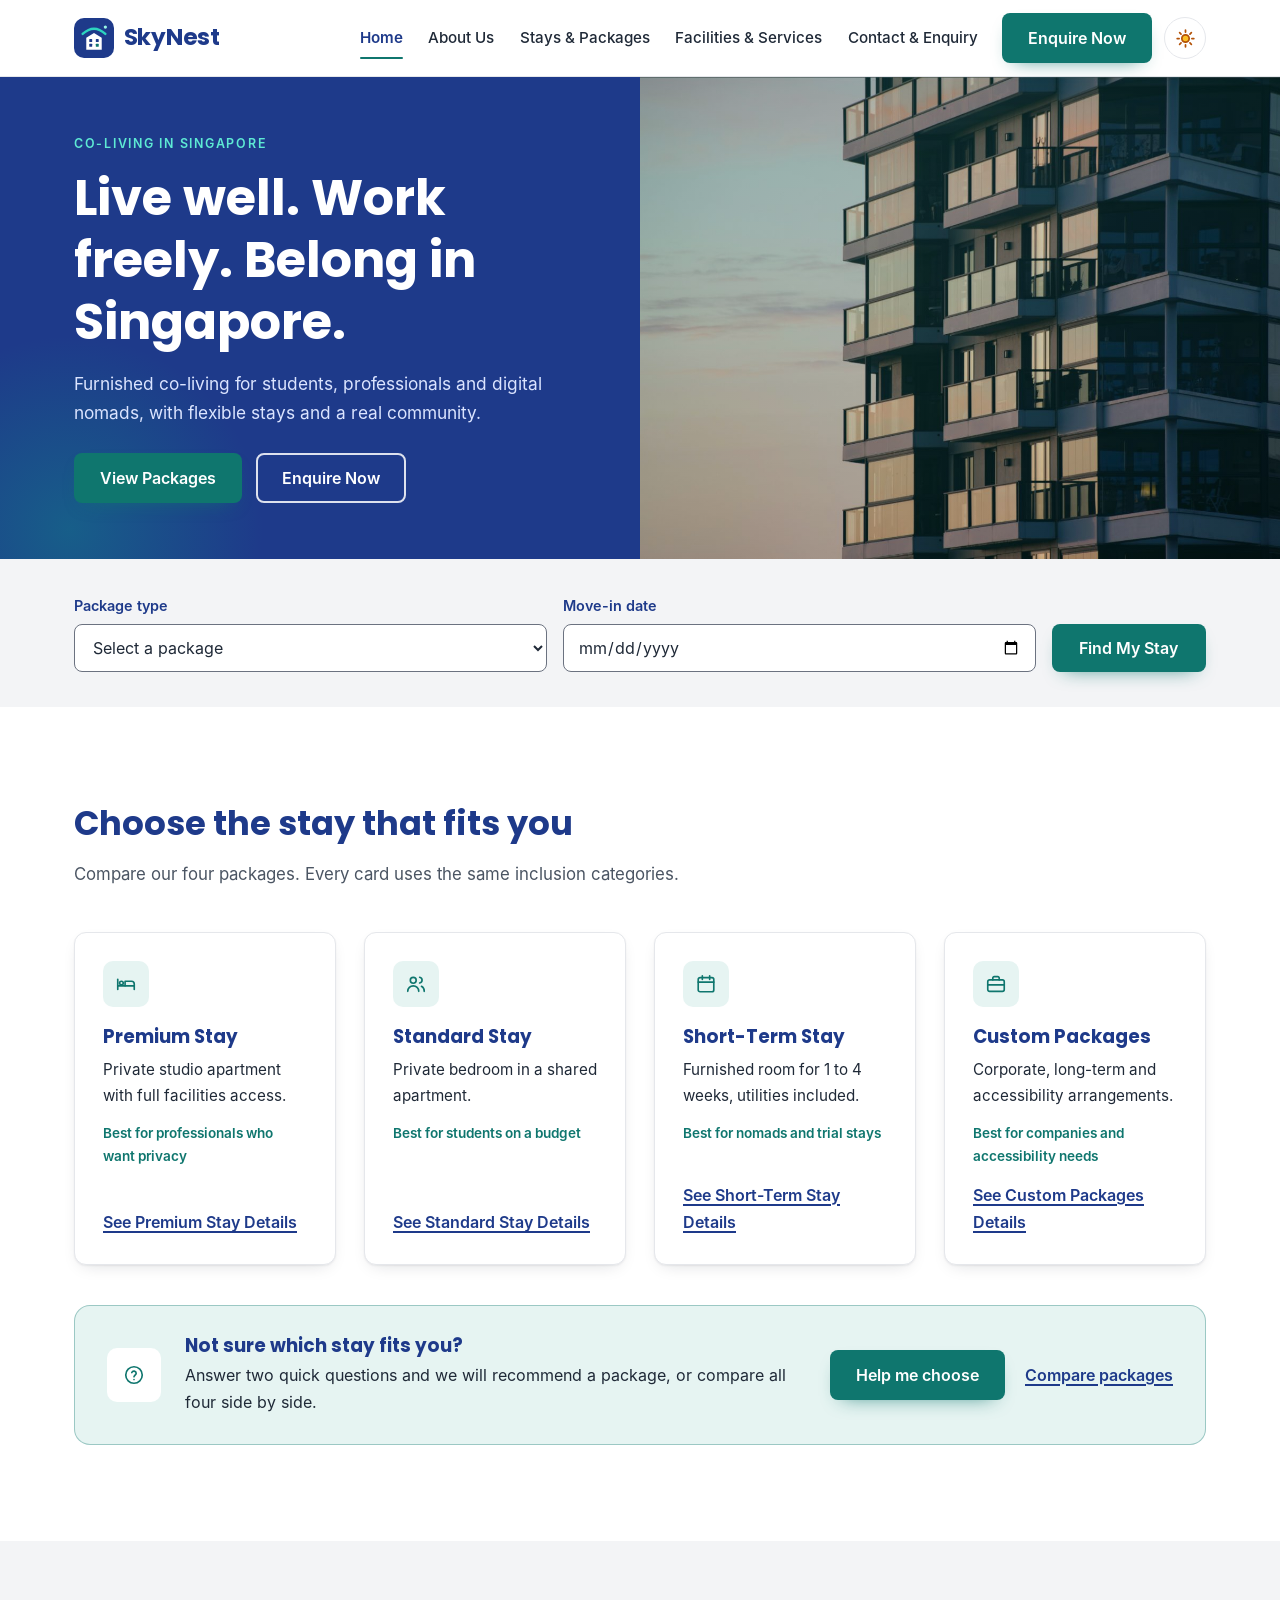
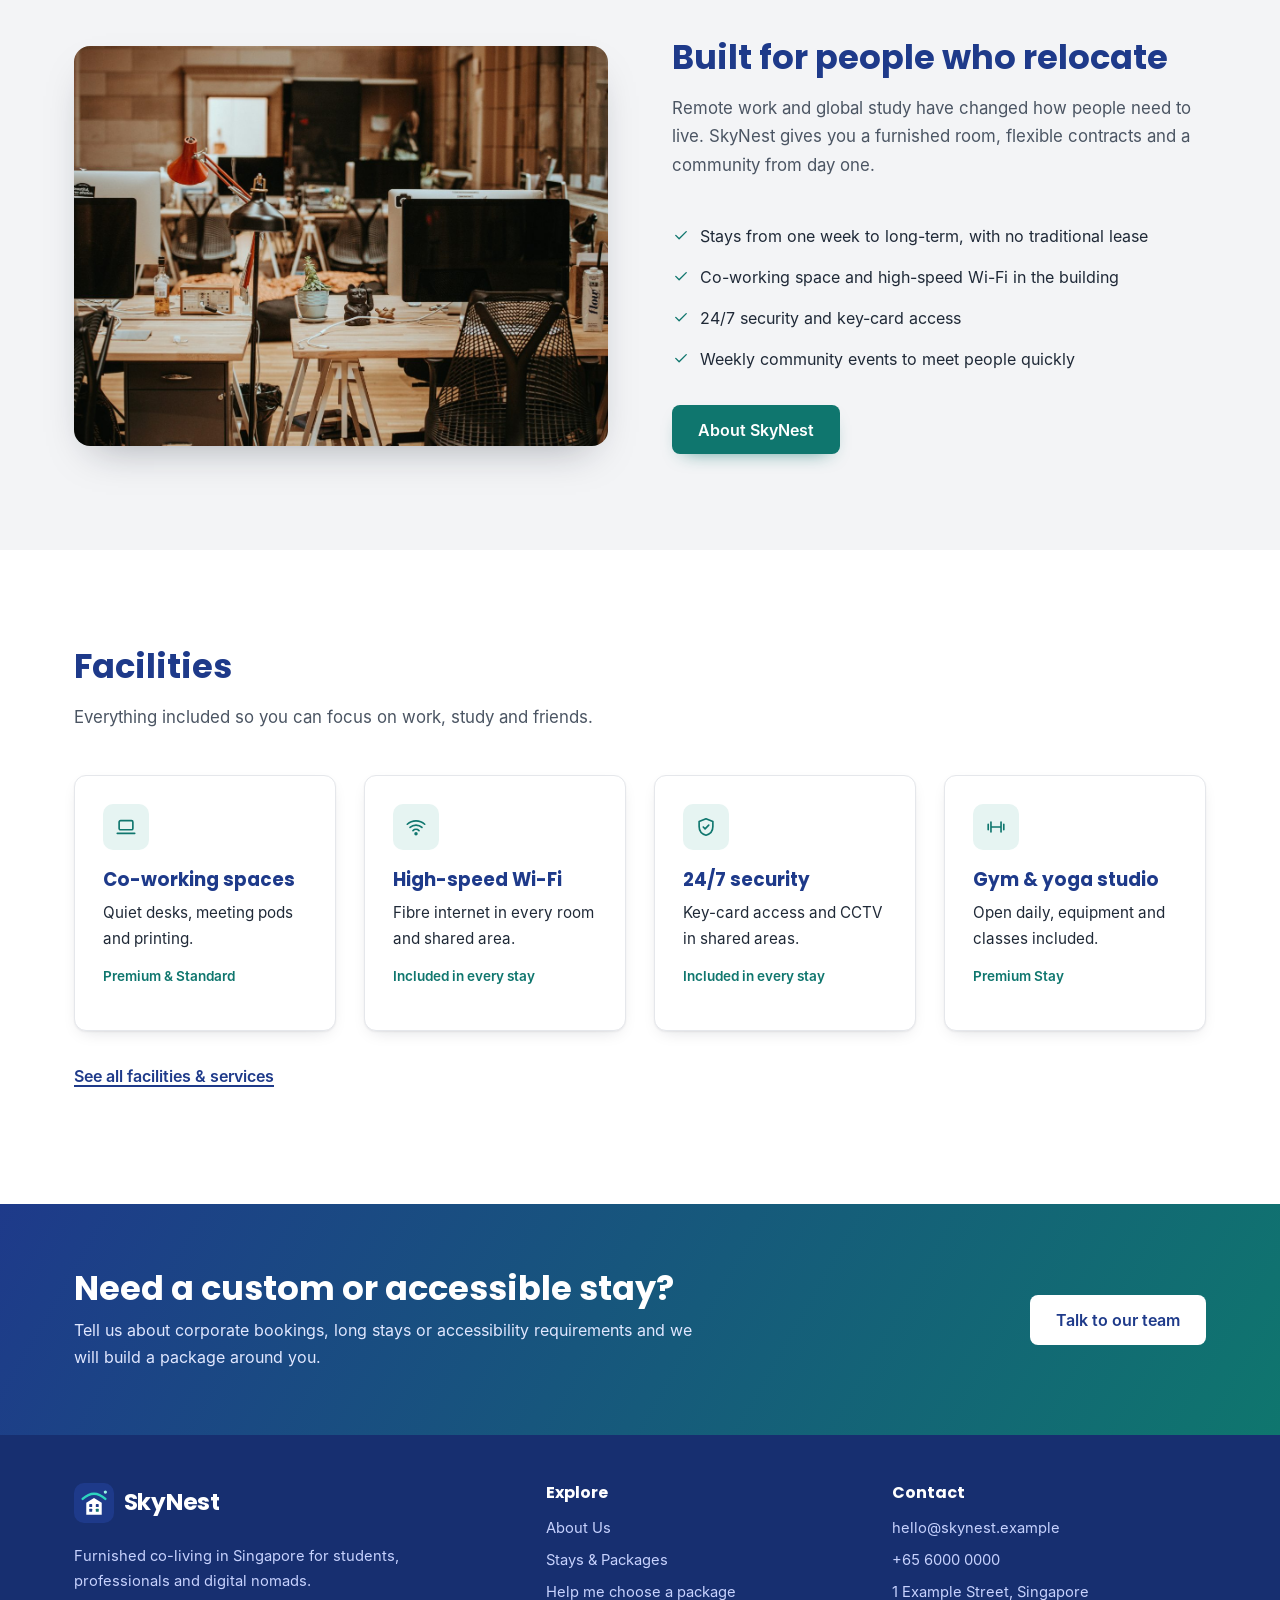
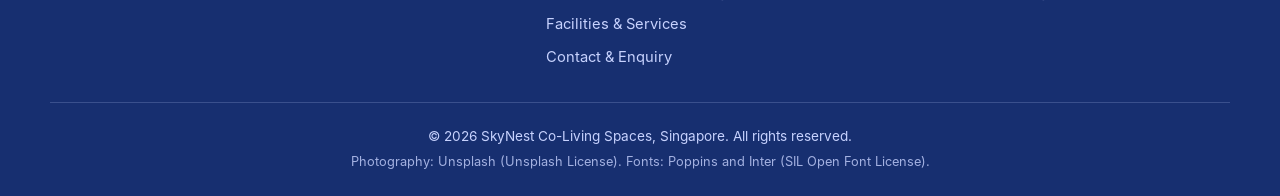
<file: index.html>
<!DOCTYPE html>
<html lang="en" data-theme="light">
<head>
<meta charset="UTF-8">
<meta name="viewport" content="width=device-width, initial-scale=1.0">
<title>Home | SkyNest Co-Living Spaces, Singapore</title>
<meta name="description" content="SkyNest Co-Living Spaces offers flexible short-term and long-term co-living accommodation for young professionals, digital nomads and international students in Singapore.">
<meta name="theme-color" content="#1e3a8a">
<link rel="icon" href="images/favicon.svg" type="image/svg+xml">
<script>
  /* Apply the saved or system theme before the page is drawn, so dark-mode visitors never see a white flash. */
  (function () {
    var saved = null;
    try { saved = localStorage.getItem('skynest-theme'); } catch (e) {}
    var prefersDark = window.matchMedia && window.matchMedia('(prefers-color-scheme: dark)').matches;
    document.documentElement.setAttribute('data-theme', saved || (prefersDark ? 'dark' : 'light'));
    document.documentElement.classList.add('js');
  })();
</script>
<link rel="stylesheet" href="css/styles.css">
</head>
<body>

<div class="scroll-progress" id="scrollProgress" aria-hidden="true"></div>
<a class="skip-link" href="#main-content">Skip to main content</a>

<header class="site-header" id="siteHeader">
  <div class="header-inner wrapper">
    <a href="index.html" class="logo" aria-label="SkyNest Co-Living Spaces home">
      <svg class="logo-mark" viewBox="0 0 44 44" aria-hidden="true" focusable="false">
        <rect width="44" height="44" rx="11" fill="#1e3a8a"/>
        <path class="logo-arc" d="M9.5 17.5 Q22 6 34.5 17.5" fill="none" stroke="#2dd4bf" stroke-width="2.6" stroke-linecap="round"/>
        <circle class="logo-star" cx="34.5" cy="10" r="1.8" fill="#99f6e4"/>
        <path d="M13.5 35V21.8L22 16.4l8.5 5.4V35z" fill="#ffffff"/>
        <rect x="16.8" y="23.2" width="3.2" height="3.2" rx="0.6" fill="#1e3a8a"/>
        <rect x="24" y="23.2" width="3.2" height="3.2" rx="0.6" fill="#1e3a8a"/>
        <rect x="16.8" y="28.4" width="3.2" height="3.2" rx="0.6" fill="#1e3a8a"/>
        <rect x="24" y="28.4" width="3.2" height="3.2" rx="0.6" fill="#0f766e"/>
      </svg>
      <span class="logo-name">SkyNest</span>
    </a>

    <nav class="primary-nav" id="primaryNav" aria-label="Primary">
      <ul>
          <li><a href="index.html" aria-current="page" class="is-current">Home</a></li>
          <li><a href="about.html">About Us</a></li>
          <li><a href="packages.html">Stays &amp; Packages</a></li>
          <li><a href="facilities.html">Facilities &amp; Services</a></li>
          <li><a href="contact.html">Contact &amp; Enquiry</a></li>
      </ul>
    </nav>

    <div class="header-actions">
      <a href="contact.html" class="btn btn-primary btn-enquire">Enquire Now</a>
      <button class="theme-toggle" id="themeToggle" type="button" aria-label="Switch to dark mode" aria-pressed="false">
        <svg class="icon-sun" viewBox="0 0 24 24" aria-hidden="true" focusable="false"><circle cx="12" cy="12" r="4.2"/><g class="sun-rays"><path d="M12 2.5v2.2M12 19.3v2.2M2.5 12h2.2M19.3 12h2.2M5.3 5.3l1.6 1.6M17.1 17.1l1.6 1.6M5.3 18.7l1.6-1.6M17.1 6.9l1.6-1.6"/></g></svg>
        <svg class="icon-moon" viewBox="0 0 24 24" aria-hidden="true" focusable="false"><path d="M20.5 14.6A8.6 8.6 0 0 1 9.4 3.5a8.6 8.6 0 1 0 11.1 11.1z"/></svg>
      </button>
      <button class="nav-toggle" id="navToggle" type="button" aria-expanded="false" aria-controls="primaryNav">
        <span class="nav-toggle-icon" aria-hidden="true"><span></span><span></span><span></span></span>
        <span class="nav-toggle-text">Menu</span>
      </button>
    </div>
  </div>
</header>

<main id="main-content">

  <section class="hero" id="top">
    <div class="hero-text">
      <div class="hero-text-inner">
        <p class="eyebrow">Co-living in Singapore</p>
        <h1>Live well. Work freely. Belong in Singapore.</h1>
        <p class="hero-lead">Furnished co-living for students, professionals and digital nomads, with flexible stays and a real community.</p>
        <div class="hero-actions">
          <a class="btn btn-primary" href="packages.html">View Packages</a>
          <a class="btn btn-outline-light" href="contact.html">Enquire Now</a>
        </div>
      </div>
    </div>
    <div class="hero-photo">
      <img src="images/hero-building.jpg" alt="Modern SkyNest residential building with glass balconies at sunset">
    </div>
  </section>

  <section class="find-stay-section" aria-labelledby="findStayTitle">
    <div class="wrapper">
      <h2 class="visually-hidden" id="findStayTitle">Find my stay</h2>
      <form class="find-stay" id="findStayForm" action="packages.html" novalidate>
        <div class="field">
          <label for="fsPackage">Package type</label>
          <select id="fsPackage" name="package" aria-describedby="fsError">
            <option value="">Select a package</option>
              <option value="premium">Premium Stay</option>
              <option value="standard">Standard Stay</option>
              <option value="short-term">Short-Term Stay</option>
              <option value="custom">Custom Packages</option>
              <option value="help">Not sure yet: help me choose</option>
          </select>
        </div>
        <div class="field">
          <label for="fsDate">Move-in date</label>
          <input type="date" id="fsDate" name="date">
        </div>
        <button type="submit" class="btn btn-primary">Find My Stay</button>
        <p class="field-error find-stay-error" id="fsError" role="alert" hidden><svg class="ico ico-sm" viewBox="0 0 24 24" aria-hidden="true" focusable="false"><circle cx="12" cy="12" r="9"/><path d="M12 7.5v5.5M12 16.5v.01"/></svg> Please choose a package type.</p>
      </form>
    </div>
  </section>

  <section class="section" aria-labelledby="chooseTitle">
    <div class="wrapper">
      <h2 class="section-title" id="chooseTitle">Choose the stay that fits you</h2>
      <p class="section-lead">Compare our four packages. Every card uses the same inclusion categories.</p>
      <div class="card-grid card-grid-4">
        <article class="card package-card" data-reveal="up">
          <span class="icon-tile"><svg class="ico" viewBox="0 0 24 24" aria-hidden="true" focusable="false"><path d="M3 18V7"/><path d="M3 14h18v4"/><path d="M21 14v-2a3 3 0 0 0-3-3h-7v5"/><circle cx="7" cy="11" r="2"/></svg></span>
          <h3>Premium Stay</h3>
          <p>Private studio apartment with full facilities access.</p>
          <p class="best-for">Best for professionals who want privacy</p>
          <a class="text-link" href="packages.html#premium">See Premium Stay Details</a>
        </article>
        <article class="card package-card" data-reveal="up">
          <span class="icon-tile"><svg class="ico" viewBox="0 0 24 24" aria-hidden="true" focusable="false"><circle cx="9" cy="8" r="3.2"/><path d="M3 20a6 6 0 0 1 12 0"/><path d="M16 4.6a3.2 3.2 0 0 1 0 6.3"/><path d="M18 14.5a6 6 0 0 1 3 5.5"/></svg></span>
          <h3>Standard Stay</h3>
          <p>Private bedroom in a shared apartment.</p>
          <p class="best-for">Best for students on a budget</p>
          <a class="text-link" href="packages.html#standard">See Standard Stay Details</a>
        </article>
        <article class="card package-card" data-reveal="up">
          <span class="icon-tile"><svg class="ico" viewBox="0 0 24 24" aria-hidden="true" focusable="false"><rect x="3.5" y="5" width="17" height="15.5" rx="2"/><path d="M3.5 10h17M8 3v4M16 3v4"/></svg></span>
          <h3>Short-Term Stay</h3>
          <p>Furnished room for 1 to 4 weeks, utilities included.</p>
          <p class="best-for">Best for nomads and trial stays</p>
          <a class="text-link" href="packages.html#short-term">See Short-Term Stay Details</a>
        </article>
        <article class="card package-card" data-reveal="up">
          <span class="icon-tile"><svg class="ico" viewBox="0 0 24 24" aria-hidden="true" focusable="false"><rect x="3" y="7.5" width="18" height="12.5" rx="2"/><path d="M8.5 7.5V5.5a1.5 1.5 0 0 1 1.5-1.5h4a1.5 1.5 0 0 1 1.5 1.5v2"/><path d="M3 13h18"/></svg></span>
          <h3>Custom Packages</h3>
          <p>Corporate, long-term and accessibility arrangements.</p>
          <p class="best-for">Best for companies and accessibility needs</p>
          <a class="text-link" href="packages.html#custom">See Custom Packages Details</a>
        </article>
      </div>
      <div class="guide-strip" data-reveal="up">
        <span class="icon-tile"><svg class="ico" viewBox="0 0 24 24" aria-hidden="true" focusable="false"><circle cx="12" cy="12" r="9"/><path d="M9.6 9.3a2.5 2.5 0 0 1 4.8.9c0 1.7-2.4 2.2-2.4 3.8"/><path d="M12 17v.01"/></svg></span>
        <div class="guide-text">
          <h3>Not sure which stay fits you?</h3>
          <p>Answer two quick questions and we will recommend a package, or compare all four side by side.</p>
        </div>
        <div class="guide-actions">
          <a class="btn btn-primary" href="packages.html#find-my-stay">Help me choose</a>
          <a class="text-link" href="packages.html#compare">Compare packages</a>
        </div>
      </div>
    </div>
  </section>

  <section class="section section-alt" aria-labelledby="whyTitle">
    <div class="wrapper split">
      <div class="split-media" data-reveal="left">
        <img src="images/coworking.jpg" alt="Shared co-working desks with monitors and desk lamps">
      </div>
      <div data-reveal="right">
        <h2 class="section-title" id="whyTitle">Built for people who relocate</h2>
        <p class="section-lead">Remote work and global study have changed how people need to live. SkyNest gives you a furnished room, flexible contracts and a community from day one.</p>
        <ul class="check-list">
          <li><svg class="ico ico-sm" viewBox="0 0 24 24" aria-hidden="true" focusable="false"><path d="M5 12.5l4.5 4.5L19 7.5"/></svg> Stays from one week to long-term, with no traditional lease</li>
          <li><svg class="ico ico-sm" viewBox="0 0 24 24" aria-hidden="true" focusable="false"><path d="M5 12.5l4.5 4.5L19 7.5"/></svg> Co-working space and high-speed Wi-Fi in the building</li>
          <li><svg class="ico ico-sm" viewBox="0 0 24 24" aria-hidden="true" focusable="false"><path d="M5 12.5l4.5 4.5L19 7.5"/></svg> 24/7 security and key-card access</li>
          <li><svg class="ico ico-sm" viewBox="0 0 24 24" aria-hidden="true" focusable="false"><path d="M5 12.5l4.5 4.5L19 7.5"/></svg> Weekly community events to meet people quickly</li>
        </ul>
        <a class="btn btn-primary" href="about.html">About SkyNest</a>
      </div>
    </div>
  </section>

  <section class="section" aria-labelledby="facTeaserTitle">
    <div class="wrapper">
      <h2 class="section-title" id="facTeaserTitle">Facilities</h2>
      <p class="section-lead">Everything included so you can focus on work, study and friends.</p>
      <div class="card-grid card-grid-4">
        <article class="card facility-card" data-reveal="up">
          <span class="icon-tile"><svg class="ico" viewBox="0 0 24 24" aria-hidden="true" focusable="false"><rect x="4.5" y="5" width="15" height="10" rx="1.5"/><path d="M2.5 19h19"/></svg></span>
          <h3>Co-working spaces</h3>
          <p>Quiet desks, meeting pods and printing.</p>
          <p class="included">Premium &amp; Standard</p>
        </article>
        <article class="card facility-card" data-reveal="up">
          <span class="icon-tile"><svg class="ico" viewBox="0 0 24 24" aria-hidden="true" focusable="false"><path d="M2.5 9a14 14 0 0 1 19 0"/><path d="M5.5 12.5a9.5 9.5 0 0 1 13 0"/><path d="M8.7 16a4.7 4.7 0 0 1 6.6 0"/><circle cx="12" cy="19.3" r="1"/></svg></span>
          <h3>High-speed Wi-Fi</h3>
          <p>Fibre internet in every room and shared area.</p>
          <p class="included">Included in every stay</p>
        </article>
        <article class="card facility-card" data-reveal="up">
          <span class="icon-tile"><svg class="ico" viewBox="0 0 24 24" aria-hidden="true" focusable="false"><path d="M12 3l7.5 3v5.5c0 4.6-3.2 8.3-7.5 9.5-4.3-1.2-7.5-4.9-7.5-9.5V6z"/><path d="M9 12l2 2 4-4"/></svg></span>
          <h3>24/7 security</h3>
          <p>Key-card access and CCTV in shared areas.</p>
          <p class="included">Included in every stay</p>
        </article>
        <article class="card facility-card" data-reveal="up">
          <span class="icon-tile"><svg class="ico" viewBox="0 0 24 24" aria-hidden="true" focusable="false"><path d="M6.5 6.5v11M17.5 6.5v11M3.5 9v6M20.5 9v6M6.5 12h11"/></svg></span>
          <h3>Gym &amp; yoga studio</h3>
          <p>Open daily, equipment and classes included.</p>
          <p class="included">Premium Stay</p>
        </article>
      </div>
      <p class="more-link"><a class="text-link" href="facilities.html">See all facilities &amp; services</a></p>
    </div>
  </section>

  <section class="cta-band">
    <div class="wrapper cta-inner" data-reveal="up">
      <div>
        <h2>Need a custom or accessible stay?</h2>
        <p>Tell us about corporate bookings, long stays or accessibility requirements and we will build a package around you.</p>
      </div>
      <a class="btn btn-light" href="contact.html?type=custom">Talk to our team</a>
    </div>
  </section>

</main>

<footer class="site-footer">
  <div class="wrapper footer-grid">
    <div>
      <a href="index.html" class="logo logo-footer" aria-label="SkyNest Co-Living Spaces home">
      <svg class="logo-mark" viewBox="0 0 44 44" aria-hidden="true" focusable="false">
        <rect width="44" height="44" rx="11" fill="#1e3a8a"/>
        <path class="logo-arc" d="M9.5 17.5 Q22 6 34.5 17.5" fill="none" stroke="#2dd4bf" stroke-width="2.6" stroke-linecap="round"/>
        <circle class="logo-star" cx="34.5" cy="10" r="1.8" fill="#99f6e4"/>
        <path d="M13.5 35V21.8L22 16.4l8.5 5.4V35z" fill="#ffffff"/>
        <rect x="16.8" y="23.2" width="3.2" height="3.2" rx="0.6" fill="#1e3a8a"/>
        <rect x="24" y="23.2" width="3.2" height="3.2" rx="0.6" fill="#1e3a8a"/>
        <rect x="16.8" y="28.4" width="3.2" height="3.2" rx="0.6" fill="#1e3a8a"/>
        <rect x="24" y="28.4" width="3.2" height="3.2" rx="0.6" fill="#0f766e"/>
      </svg>
        <span class="logo-name">SkyNest</span>
      </a>
      <p class="footer-text">Furnished co-living in Singapore for students, professionals and digital nomads.</p>
    </div>
    <nav aria-label="Footer">
      <h2 class="footer-title">Explore</h2>
      <ul class="footer-links">
        <li><a href="about.html">About Us</a></li>
        <li><a href="packages.html">Stays &amp; Packages</a></li>
        <li><a href="packages.html#find-my-stay">Help me choose a package</a></li>
        <li><a href="facilities.html">Facilities &amp; Services</a></li>
        <li><a href="contact.html">Contact &amp; Enquiry</a></li>
      </ul>
    </nav>
    <div>
      <h2 class="footer-title">Contact</h2>
      <ul class="footer-links">
        <li>hello@skynest.example</li>
        <li>+65 6000 0000</li>
        <li>1 Example Street, Singapore</li>
      </ul>
    </div>
  </div>
  <div class="wrapper footer-bottom">
    <p>&copy; 2026 SkyNest Co-Living Spaces, Singapore. All rights reserved.</p>
    <p class="credits">Photography: Unsplash (Unsplash License). Fonts: Poppins and Inter (SIL Open Font License).</p>
  </div>
</footer>

<a href="#top" class="back-to-top" id="backToTop" aria-label="Back to top">
  <svg viewBox="0 0 24 24" aria-hidden="true" focusable="false"><path d="M12 19V5M5 12l7-7 7 7"/></svg>
</a>

<script src="js/script.js"></script>
</body>
</html>
</file>
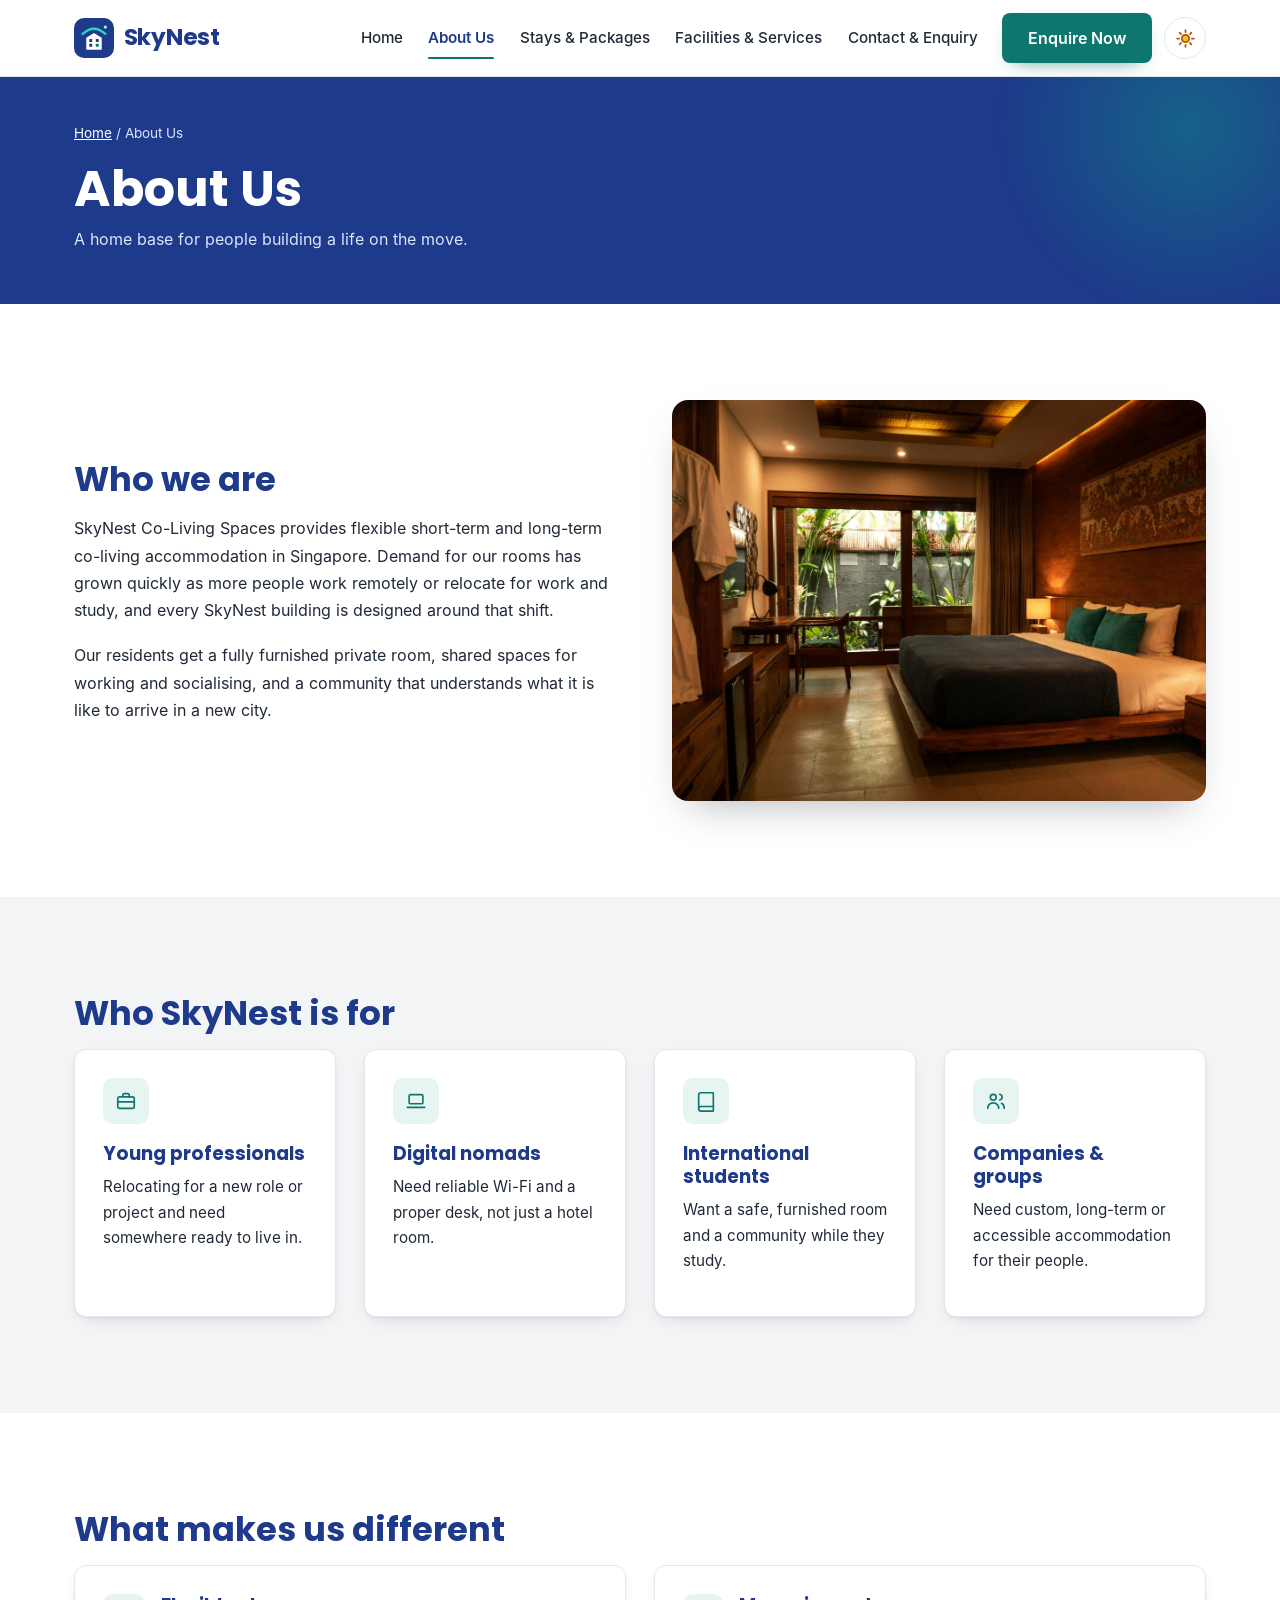
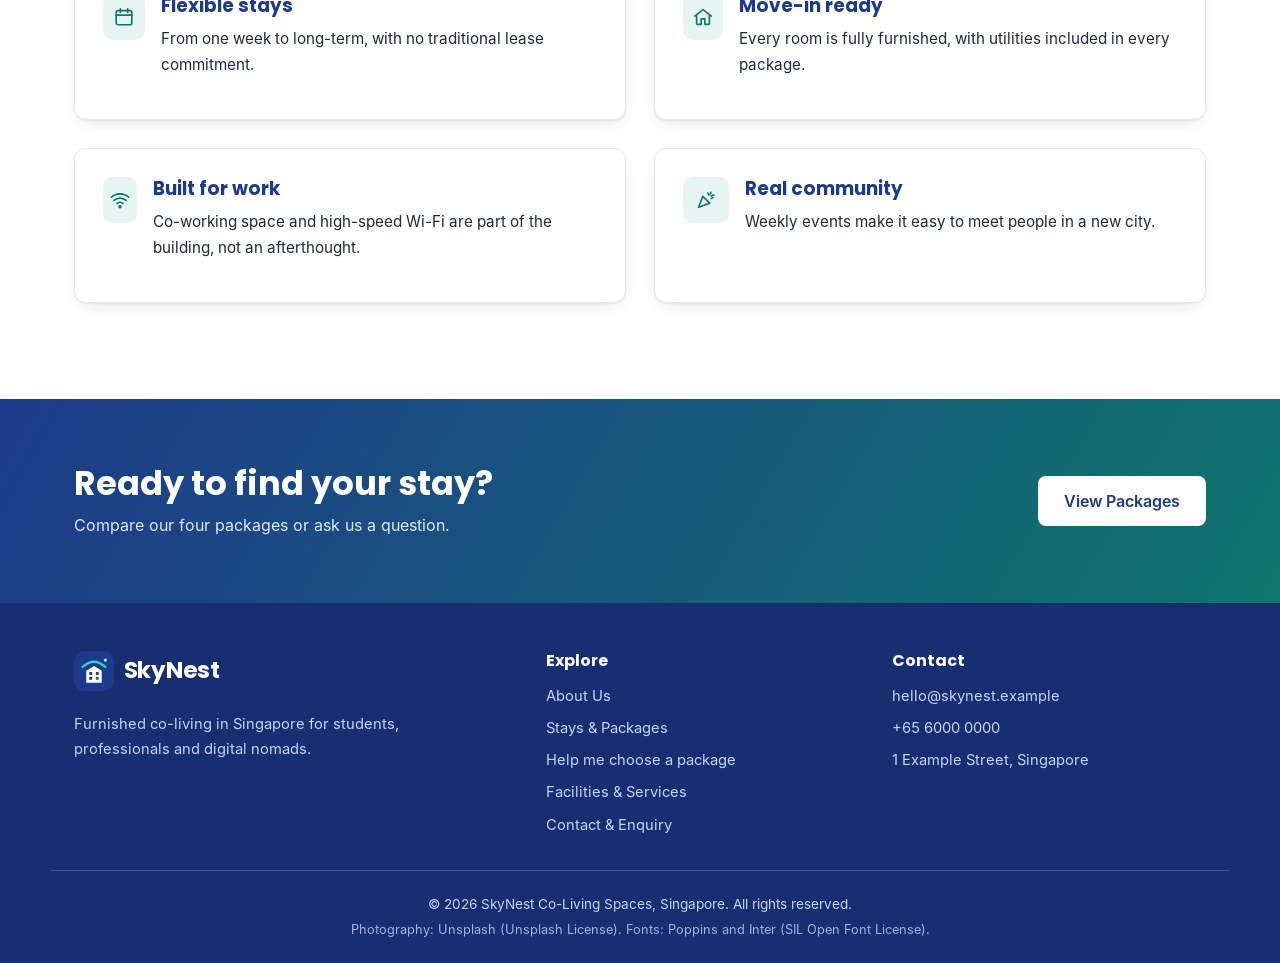
<file: about.html>
<!DOCTYPE html>
<html lang="en" data-theme="light">
<head>
<meta charset="UTF-8">
<meta name="viewport" content="width=device-width, initial-scale=1.0">
<title>About Us | SkyNest Co-Living Spaces, Singapore</title>
<meta name="description" content="About SkyNest Co-Living Spaces: who we are and who our co-living homes in Singapore are for.">
<meta name="theme-color" content="#1e3a8a">
<link rel="icon" href="images/favicon.svg" type="image/svg+xml">
<script>
  /* Apply the saved or system theme before the page is drawn, so dark-mode visitors never see a white flash. */
  (function () {
    var saved = null;
    try { saved = localStorage.getItem('skynest-theme'); } catch (e) {}
    var prefersDark = window.matchMedia && window.matchMedia('(prefers-color-scheme: dark)').matches;
    document.documentElement.setAttribute('data-theme', saved || (prefersDark ? 'dark' : 'light'));
    document.documentElement.classList.add('js');
  })();
</script>
<link rel="stylesheet" href="css/styles.css">
</head>
<body>

<div class="scroll-progress" id="scrollProgress" aria-hidden="true"></div>
<a class="skip-link" href="#main-content">Skip to main content</a>

<header class="site-header" id="siteHeader">
  <div class="header-inner wrapper">
    <a href="index.html" class="logo" aria-label="SkyNest Co-Living Spaces home">
      <svg class="logo-mark" viewBox="0 0 44 44" aria-hidden="true" focusable="false">
        <rect width="44" height="44" rx="11" fill="#1e3a8a"/>
        <path class="logo-arc" d="M9.5 17.5 Q22 6 34.5 17.5" fill="none" stroke="#2dd4bf" stroke-width="2.6" stroke-linecap="round"/>
        <circle class="logo-star" cx="34.5" cy="10" r="1.8" fill="#99f6e4"/>
        <path d="M13.5 35V21.8L22 16.4l8.5 5.4V35z" fill="#ffffff"/>
        <rect x="16.8" y="23.2" width="3.2" height="3.2" rx="0.6" fill="#1e3a8a"/>
        <rect x="24" y="23.2" width="3.2" height="3.2" rx="0.6" fill="#1e3a8a"/>
        <rect x="16.8" y="28.4" width="3.2" height="3.2" rx="0.6" fill="#1e3a8a"/>
        <rect x="24" y="28.4" width="3.2" height="3.2" rx="0.6" fill="#0f766e"/>
      </svg>
      <span class="logo-name">SkyNest</span>
    </a>

    <nav class="primary-nav" id="primaryNav" aria-label="Primary">
      <ul>
          <li><a href="index.html">Home</a></li>
          <li><a href="about.html" aria-current="page" class="is-current">About Us</a></li>
          <li><a href="packages.html">Stays &amp; Packages</a></li>
          <li><a href="facilities.html">Facilities &amp; Services</a></li>
          <li><a href="contact.html">Contact &amp; Enquiry</a></li>
      </ul>
    </nav>

    <div class="header-actions">
      <a href="contact.html" class="btn btn-primary btn-enquire">Enquire Now</a>
      <button class="theme-toggle" id="themeToggle" type="button" aria-label="Switch to dark mode" aria-pressed="false">
        <svg class="icon-sun" viewBox="0 0 24 24" aria-hidden="true" focusable="false"><circle cx="12" cy="12" r="4.2"/><g class="sun-rays"><path d="M12 2.5v2.2M12 19.3v2.2M2.5 12h2.2M19.3 12h2.2M5.3 5.3l1.6 1.6M17.1 17.1l1.6 1.6M5.3 18.7l1.6-1.6M17.1 6.9l1.6-1.6"/></g></svg>
        <svg class="icon-moon" viewBox="0 0 24 24" aria-hidden="true" focusable="false"><path d="M20.5 14.6A8.6 8.6 0 0 1 9.4 3.5a8.6 8.6 0 1 0 11.1 11.1z"/></svg>
      </button>
      <button class="nav-toggle" id="navToggle" type="button" aria-expanded="false" aria-controls="primaryNav">
        <span class="nav-toggle-icon" aria-hidden="true"><span></span><span></span><span></span></span>
        <span class="nav-toggle-text">Menu</span>
      </button>
    </div>
  </div>
</header>

  <section class="page-banner">
    <div class="wrapper">
      <nav class="breadcrumb" aria-label="Breadcrumb"><a href="index.html">Home</a> <span aria-hidden="true">/</span> <span aria-current="page">About Us</span></nav>
      <h1>About Us</h1>
      <p>A home base for people building a life on the move.</p>
    </div>
  </section>

<main id="main-content">
  <section class="section">
    <div class="wrapper split">
      <div data-reveal="left">
        <h2 class="section-title">Who we are</h2>
        <p>SkyNest Co-Living Spaces provides flexible short-term and long-term co-living accommodation in Singapore. Demand for our rooms has grown quickly as more people work remotely or relocate for work and study, and every SkyNest building is designed around that shift.</p>
        <p>Our residents get a fully furnished private room, shared spaces for working and socialising, and a community that understands what it is like to arrive in a new city.</p>
      </div>
      <div class="split-media" data-reveal="right">
        <img src="images/room-garden.jpg" alt="Furnished private bedroom with a wooden bed and garden view">
      </div>
    </div>
  </section>

  <section class="section section-alt">
    <div class="wrapper">
      <h2 class="section-title">Who SkyNest is for</h2>
      <div class="card-grid card-grid-4">
        <article class="card" data-reveal="up"><span class="icon-tile"><svg class="ico" viewBox="0 0 24 24" aria-hidden="true" focusable="false"><rect x="3" y="7.5" width="18" height="12.5" rx="2"/><path d="M8.5 7.5V5.5a1.5 1.5 0 0 1 1.5-1.5h4a1.5 1.5 0 0 1 1.5 1.5v2"/><path d="M3 13h18"/></svg></span><h3>Young professionals</h3><p>Relocating for a new role or project and need somewhere ready to live in.</p></article>
        <article class="card" data-reveal="up"><span class="icon-tile"><svg class="ico" viewBox="0 0 24 24" aria-hidden="true" focusable="false"><rect x="4.5" y="5" width="15" height="10" rx="1.5"/><path d="M2.5 19h19"/></svg></span><h3>Digital nomads</h3><p>Need reliable Wi-Fi and a proper desk, not just a hotel room.</p></article>
        <article class="card" data-reveal="up"><span class="icon-tile"><svg class="ico" viewBox="0 0 24 24" aria-hidden="true" focusable="false"><path d="M4 5.5A2.5 2.5 0 0 1 6.5 3H20v15H6.5A2.5 2.5 0 0 0 4 20.5z"/><path d="M4 20.5A2.5 2.5 0 0 0 6.5 23H20v-5"/></svg></span><h3>International students</h3><p>Want a safe, furnished room and a community while they study.</p></article>
        <article class="card" data-reveal="up"><span class="icon-tile"><svg class="ico" viewBox="0 0 24 24" aria-hidden="true" focusable="false"><circle cx="9" cy="8" r="3.2"/><path d="M3 20a6 6 0 0 1 12 0"/><path d="M16 4.6a3.2 3.2 0 0 1 0 6.3"/><path d="M18 14.5a6 6 0 0 1 3 5.5"/></svg></span><h3>Companies &amp; groups</h3><p>Need custom, long-term or accessible accommodation for their people.</p></article>
      </div>
    </div>
  </section>

  <section class="section">
    <div class="wrapper">
      <h2 class="section-title">What makes us different</h2>
      <div class="card-grid card-grid-2">
        <article class="card card-row" data-reveal="up"><span class="icon-tile"><svg class="ico" viewBox="0 0 24 24" aria-hidden="true" focusable="false"><rect x="3.5" y="5" width="17" height="15.5" rx="2"/><path d="M3.5 10h17M8 3v4M16 3v4"/></svg></span><div><h3>Flexible stays</h3><p>From one week to long-term, with no traditional lease commitment.</p></div></article>
        <article class="card card-row" data-reveal="up"><span class="icon-tile"><svg class="ico" viewBox="0 0 24 24" aria-hidden="true" focusable="false"><path d="M3 11l9-7 9 7"/><path d="M5 10v9a1 1 0 0 0 1 1h4v-6h4v6h4a1 1 0 0 0 1-1v-9"/></svg></span><div><h3>Move-in ready</h3><p>Every room is fully furnished, with utilities included in every package.</p></div></article>
        <article class="card card-row" data-reveal="up"><span class="icon-tile"><svg class="ico" viewBox="0 0 24 24" aria-hidden="true" focusable="false"><path d="M2.5 9a14 14 0 0 1 19 0"/><path d="M5.5 12.5a9.5 9.5 0 0 1 13 0"/><path d="M8.7 16a4.7 4.7 0 0 1 6.6 0"/><circle cx="12" cy="19.3" r="1"/></svg></span><div><h3>Built for work</h3><p>Co-working space and high-speed Wi-Fi are part of the building, not an afterthought.</p></div></article>
        <article class="card card-row" data-reveal="up"><span class="icon-tile"><svg class="ico" viewBox="0 0 24 24" aria-hidden="true" focusable="false"><path d="M4 20l4.5-12 7.5 7.5z"/><path d="M14 4.5l.8 1.8M19.5 9.5l-1.8.8M17.5 3.5l-1 2.5M20.5 6.5l-2.5 1"/></svg></span><div><h3>Real community</h3><p>Weekly events make it easy to meet people in a new city.</p></div></article>
      </div>
    </div>
  </section>

  <section class="cta-band">
    <div class="wrapper cta-inner" data-reveal="up">
      <div><h2>Ready to find your stay?</h2><p>Compare our four packages or ask us a question.</p></div>
      <a class="btn btn-light" href="packages.html">View Packages</a>
    </div>
  </section>
</main>

<footer class="site-footer">
  <div class="wrapper footer-grid">
    <div>
      <a href="index.html" class="logo logo-footer" aria-label="SkyNest Co-Living Spaces home">
      <svg class="logo-mark" viewBox="0 0 44 44" aria-hidden="true" focusable="false">
        <rect width="44" height="44" rx="11" fill="#1e3a8a"/>
        <path class="logo-arc" d="M9.5 17.5 Q22 6 34.5 17.5" fill="none" stroke="#2dd4bf" stroke-width="2.6" stroke-linecap="round"/>
        <circle class="logo-star" cx="34.5" cy="10" r="1.8" fill="#99f6e4"/>
        <path d="M13.5 35V21.8L22 16.4l8.5 5.4V35z" fill="#ffffff"/>
        <rect x="16.8" y="23.2" width="3.2" height="3.2" rx="0.6" fill="#1e3a8a"/>
        <rect x="24" y="23.2" width="3.2" height="3.2" rx="0.6" fill="#1e3a8a"/>
        <rect x="16.8" y="28.4" width="3.2" height="3.2" rx="0.6" fill="#1e3a8a"/>
        <rect x="24" y="28.4" width="3.2" height="3.2" rx="0.6" fill="#0f766e"/>
      </svg>
        <span class="logo-name">SkyNest</span>
      </a>
      <p class="footer-text">Furnished co-living in Singapore for students, professionals and digital nomads.</p>
    </div>
    <nav aria-label="Footer">
      <h2 class="footer-title">Explore</h2>
      <ul class="footer-links">
        <li><a href="about.html">About Us</a></li>
        <li><a href="packages.html">Stays &amp; Packages</a></li>
        <li><a href="packages.html#find-my-stay">Help me choose a package</a></li>
        <li><a href="facilities.html">Facilities &amp; Services</a></li>
        <li><a href="contact.html">Contact &amp; Enquiry</a></li>
      </ul>
    </nav>
    <div>
      <h2 class="footer-title">Contact</h2>
      <ul class="footer-links">
        <li>hello@skynest.example</li>
        <li>+65 6000 0000</li>
        <li>1 Example Street, Singapore</li>
      </ul>
    </div>
  </div>
  <div class="wrapper footer-bottom">
    <p>&copy; 2026 SkyNest Co-Living Spaces, Singapore. All rights reserved.</p>
    <p class="credits">Photography: Unsplash (Unsplash License). Fonts: Poppins and Inter (SIL Open Font License).</p>
  </div>
</footer>

<a href="#top" class="back-to-top" id="backToTop" aria-label="Back to top">
  <svg viewBox="0 0 24 24" aria-hidden="true" focusable="false"><path d="M12 19V5M5 12l7-7 7 7"/></svg>
</a>

<script src="js/script.js"></script>
</body>
</html>
</file>
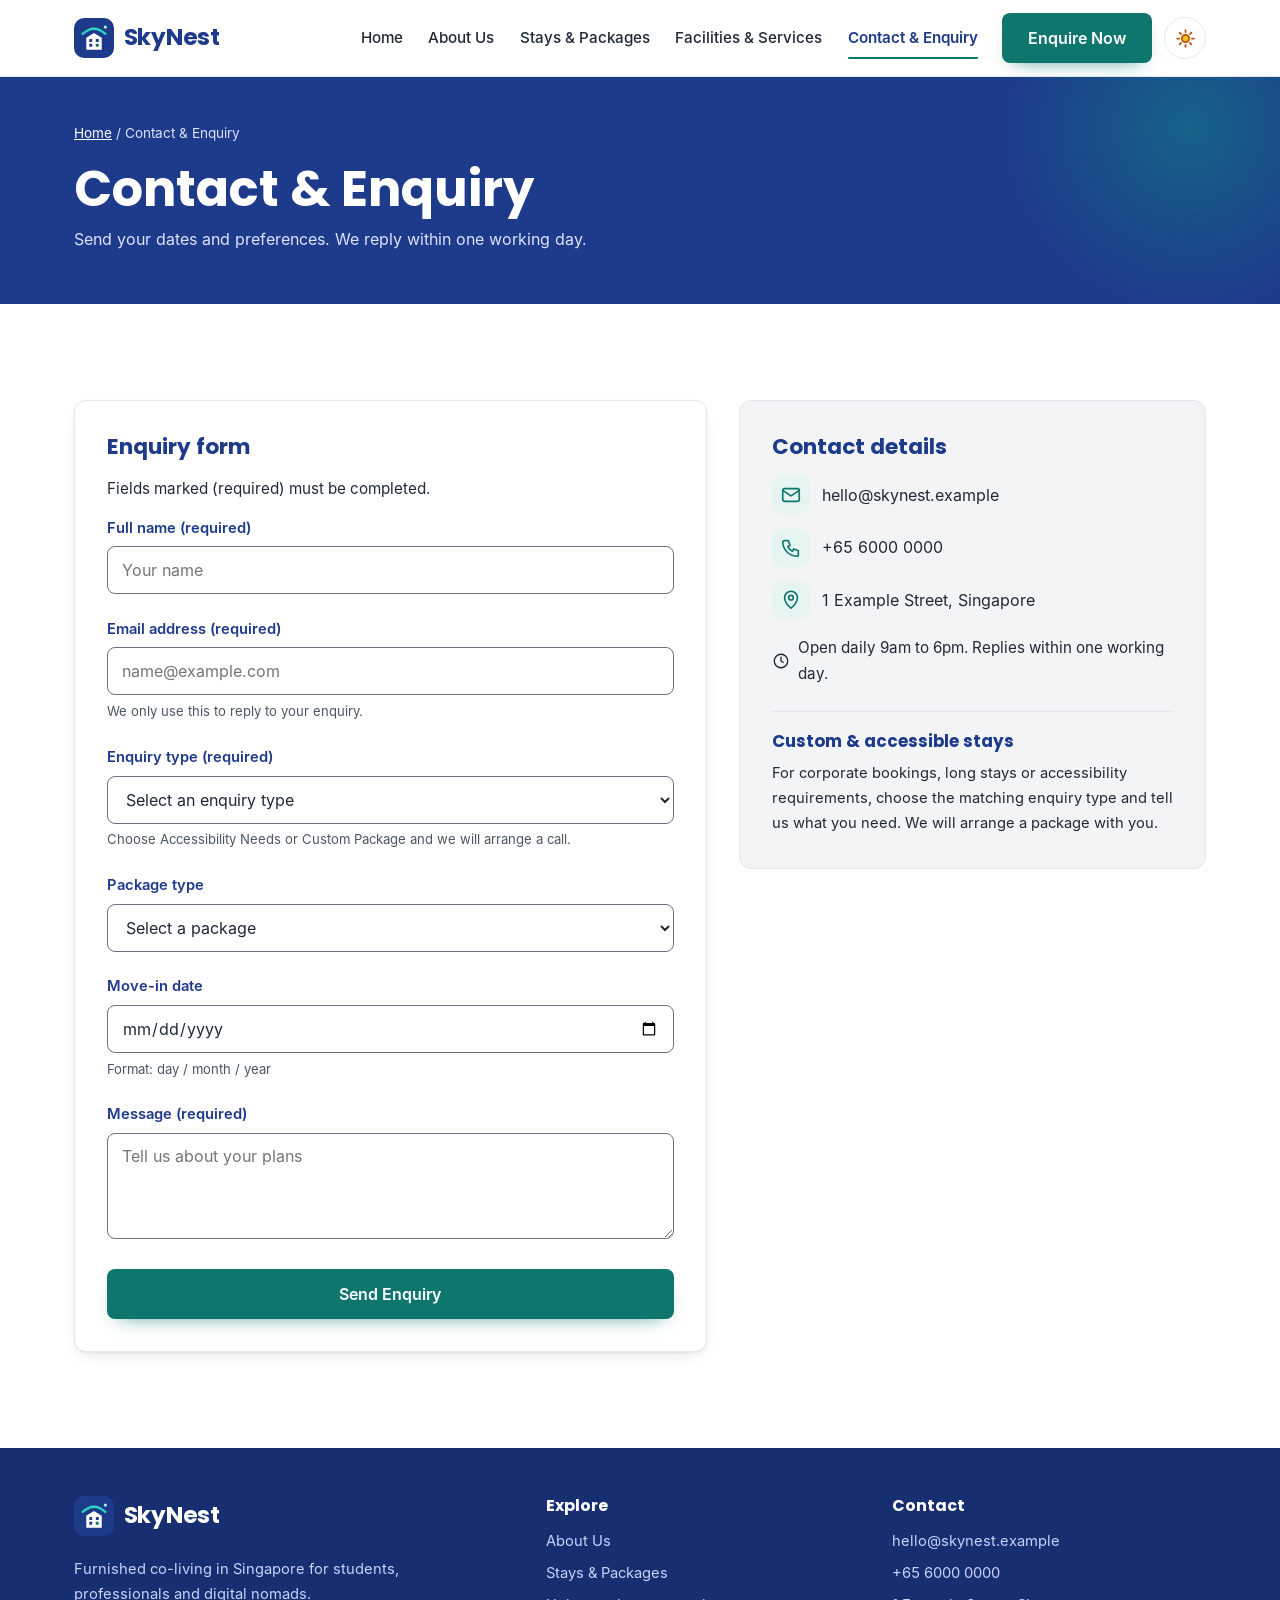
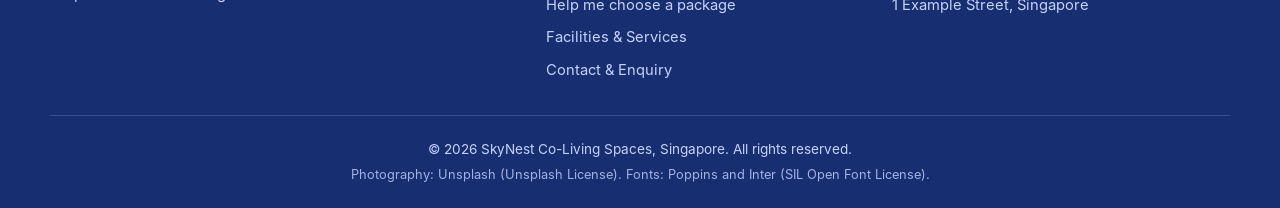
<file: contact.html>
<!DOCTYPE html>
<html lang="en" data-theme="light">
<head>
<meta charset="UTF-8">
<meta name="viewport" content="width=device-width, initial-scale=1.0">
<title>Contact & Enquiry | SkyNest Co-Living Spaces, Singapore</title>
<meta name="description" content="Contact SkyNest Co-Living Spaces about packages, custom stays or accessibility needs.">
<meta name="theme-color" content="#1e3a8a">
<link rel="icon" href="images/favicon.svg" type="image/svg+xml">
<script>
  /* Apply the saved or system theme before the page is drawn, so dark-mode visitors never see a white flash. */
  (function () {
    var saved = null;
    try { saved = localStorage.getItem('skynest-theme'); } catch (e) {}
    var prefersDark = window.matchMedia && window.matchMedia('(prefers-color-scheme: dark)').matches;
    document.documentElement.setAttribute('data-theme', saved || (prefersDark ? 'dark' : 'light'));
    document.documentElement.classList.add('js');
  })();
</script>
<link rel="stylesheet" href="css/styles.css">
</head>
<body>

<div class="scroll-progress" id="scrollProgress" aria-hidden="true"></div>
<a class="skip-link" href="#main-content">Skip to main content</a>

<header class="site-header" id="siteHeader">
  <div class="header-inner wrapper">
    <a href="index.html" class="logo" aria-label="SkyNest Co-Living Spaces home">
      <svg class="logo-mark" viewBox="0 0 44 44" aria-hidden="true" focusable="false">
        <rect width="44" height="44" rx="11" fill="#1e3a8a"/>
        <path class="logo-arc" d="M9.5 17.5 Q22 6 34.5 17.5" fill="none" stroke="#2dd4bf" stroke-width="2.6" stroke-linecap="round"/>
        <circle class="logo-star" cx="34.5" cy="10" r="1.8" fill="#99f6e4"/>
        <path d="M13.5 35V21.8L22 16.4l8.5 5.4V35z" fill="#ffffff"/>
        <rect x="16.8" y="23.2" width="3.2" height="3.2" rx="0.6" fill="#1e3a8a"/>
        <rect x="24" y="23.2" width="3.2" height="3.2" rx="0.6" fill="#1e3a8a"/>
        <rect x="16.8" y="28.4" width="3.2" height="3.2" rx="0.6" fill="#1e3a8a"/>
        <rect x="24" y="28.4" width="3.2" height="3.2" rx="0.6" fill="#0f766e"/>
      </svg>
      <span class="logo-name">SkyNest</span>
    </a>

    <nav class="primary-nav" id="primaryNav" aria-label="Primary">
      <ul>
          <li><a href="index.html">Home</a></li>
          <li><a href="about.html">About Us</a></li>
          <li><a href="packages.html">Stays &amp; Packages</a></li>
          <li><a href="facilities.html">Facilities &amp; Services</a></li>
          <li><a href="contact.html" aria-current="page" class="is-current">Contact &amp; Enquiry</a></li>
      </ul>
    </nav>

    <div class="header-actions">
      <a href="contact.html" class="btn btn-primary btn-enquire">Enquire Now</a>
      <button class="theme-toggle" id="themeToggle" type="button" aria-label="Switch to dark mode" aria-pressed="false">
        <svg class="icon-sun" viewBox="0 0 24 24" aria-hidden="true" focusable="false"><circle cx="12" cy="12" r="4.2"/><g class="sun-rays"><path d="M12 2.5v2.2M12 19.3v2.2M2.5 12h2.2M19.3 12h2.2M5.3 5.3l1.6 1.6M17.1 17.1l1.6 1.6M5.3 18.7l1.6-1.6M17.1 6.9l1.6-1.6"/></g></svg>
        <svg class="icon-moon" viewBox="0 0 24 24" aria-hidden="true" focusable="false"><path d="M20.5 14.6A8.6 8.6 0 0 1 9.4 3.5a8.6 8.6 0 1 0 11.1 11.1z"/></svg>
      </button>
      <button class="nav-toggle" id="navToggle" type="button" aria-expanded="false" aria-controls="primaryNav">
        <span class="nav-toggle-icon" aria-hidden="true"><span></span><span></span><span></span></span>
        <span class="nav-toggle-text">Menu</span>
      </button>
    </div>
  </div>
</header>

  <section class="page-banner">
    <div class="wrapper">
      <nav class="breadcrumb" aria-label="Breadcrumb"><a href="index.html">Home</a> <span aria-hidden="true">/</span> <span aria-current="page">Contact &amp; Enquiry</span></nav>
      <h1>Contact &amp; Enquiry</h1>
      <p>Send your dates and preferences. We reply within one working day.</p>
    </div>
  </section>

<main id="main-content">
  <section class="section">
    <div class="wrapper contact-grid">
      <div class="card form-card" data-reveal="up">
        <h2>Enquiry form</h2>
        <p class="form-note">Fields marked (required) must be completed.</p>
        <form class="contact-form" id="contactForm" novalidate>
          <div class="form-row">
            <label for="fullName">Full name (required)</label>
            <input type="text" id="fullName" name="fullName" autocomplete="name" placeholder="Your name" required aria-describedby="fullNameError">
            <p class="field-error" id="fullNameError" hidden><svg class="ico ico-sm" viewBox="0 0 24 24" aria-hidden="true" focusable="false"><circle cx="12" cy="12" r="9"/><path d="M12 7.5v5.5M12 16.5v.01"/></svg> Please enter your full name.</p>
          </div>
          <div class="form-row">
            <label for="email">Email address (required)</label>
            <input type="email" id="email" name="email" autocomplete="email" placeholder="name@example.com" required aria-describedby="emailHint emailError">
            <p class="field-hint" id="emailHint">We only use this to reply to your enquiry.</p>
            <p class="field-error" id="emailError" hidden><svg class="ico ico-sm" viewBox="0 0 24 24" aria-hidden="true" focusable="false"><circle cx="12" cy="12" r="9"/><path d="M12 7.5v5.5M12 16.5v.01"/></svg> Please enter a valid email address, for example name@example.com.</p>
          </div>
          <div class="form-row">
            <label for="enquiryType">Enquiry type (required)</label>
            <select id="enquiryType" name="enquiryType" required aria-describedby="enquiryTypeHint enquiryTypeError">
              <option value="">Select an enquiry type</option>
              <option value="general">General Enquiry</option>
              <option value="package">Package Advice</option>
              <option value="custom">Custom Package</option>
              <option value="accessibility">Accessibility Needs</option>
            </select>
            <p class="field-hint" id="enquiryTypeHint">Choose Accessibility Needs or Custom Package and we will arrange a call.</p>
            <p class="field-error" id="enquiryTypeError" hidden><svg class="ico ico-sm" viewBox="0 0 24 24" aria-hidden="true" focusable="false"><circle cx="12" cy="12" r="9"/><path d="M12 7.5v5.5M12 16.5v.01"/></svg> Please select an enquiry type.</p>
          </div>
          <div class="form-row">
            <label for="packageType">Package type</label>
            <select id="packageType" name="packageType">
              <option value="">Select a package</option>
              <option value="premium">Premium Stay</option>
              <option value="standard">Standard Stay</option>
              <option value="short-term">Short-Term Stay</option>
              <option value="custom">Custom Packages</option>
              <option value="unsure">Not sure yet</option>
            </select>
          </div>
          <div class="form-row">
            <label for="moveIn">Move-in date</label>
            <input type="date" id="moveIn" name="moveIn" aria-describedby="moveInHint">
            <p class="field-hint" id="moveInHint">Format: day / month / year</p>
          </div>
          <div class="form-row">
            <label for="message">Message (required)</label>
            <textarea id="message" name="message" rows="4" placeholder="Tell us about your plans" required aria-describedby="messageError"></textarea>
            <p class="field-error" id="messageError" hidden><svg class="ico ico-sm" viewBox="0 0 24 24" aria-hidden="true" focusable="false"><circle cx="12" cy="12" r="9"/><path d="M12 7.5v5.5M12 16.5v.01"/></svg> Please enter a message of at least 10 characters.</p>
          </div>

          <div class="error-summary" id="errorSummary" role="alert" tabindex="-1" hidden>
            <svg class="ico ico-sm" viewBox="0 0 24 24" aria-hidden="true" focusable="false"><circle cx="12" cy="12" r="9"/><path d="M12 7.5v5.5M12 16.5v.01"/></svg>
            <div><strong>Please fix the following:</strong><ul id="errorList"></ul></div>
          </div>

          <button type="submit" class="btn btn-primary btn-block">Send Enquiry</button>
          <p class="form-success" id="formSuccess" role="status" aria-live="polite" hidden><svg class="ico ico-sm" viewBox="0 0 24 24" aria-hidden="true" focusable="false"><path d="M5 12.5l4.5 4.5L19 7.5"/></svg> Thank you, your enquiry has been received. A member of the SkyNest team will reply within one working day.</p>
        </form>
      </div>

      <aside class="card contact-card" data-reveal="up" aria-labelledby="contactDetailsTitle">
        <h2 id="contactDetailsTitle">Contact details</h2>
        <ul class="contact-details">
          <li><span class="icon-tile icon-tile-sm"><svg class="ico" viewBox="0 0 24 24" aria-hidden="true" focusable="false"><rect x="3" y="5" width="18" height="14" rx="2"/><path d="M3 7l9 6 9-6"/></svg></span><a href="mailto:hello@skynest.example">hello@skynest.example</a></li>
          <li><span class="icon-tile icon-tile-sm"><svg class="ico" viewBox="0 0 24 24" aria-hidden="true" focusable="false"><path d="M5 4h4l2 5-2.5 1.5a11 11 0 0 0 5 5L15 13l5 2v4a2 2 0 0 1-2 2A16 16 0 0 1 3 6a2 2 0 0 1 2-2"/></svg></span><a href="tel:+6560000000">+65 6000 0000</a></li>
          <li><span class="icon-tile icon-tile-sm"><svg class="ico" viewBox="0 0 24 24" aria-hidden="true" focusable="false"><path d="M12 21s-7-6.1-7-11.5A7 7 0 0 1 19 9.5C19 14.9 12 21 12 21z"/><circle cx="12" cy="9.5" r="2.5"/></svg></span><span>1 Example Street, Singapore</span></li>
        </ul>
        <p class="contact-hours"><svg class="ico ico-sm" viewBox="0 0 24 24" aria-hidden="true" focusable="false"><circle cx="12" cy="12" r="9"/><path d="M12 7v5l3 2"/></svg> Open daily 9am to 6pm. Replies within one working day.</p>
        <div class="contact-note">
          <h3>Custom &amp; accessible stays</h3>
          <p>For corporate bookings, long stays or accessibility requirements, choose the matching enquiry type and tell us what you need. We will arrange a package with you.</p>
        </div>
      </aside>
    </div>
  </section>
</main>

<footer class="site-footer">
  <div class="wrapper footer-grid">
    <div>
      <a href="index.html" class="logo logo-footer" aria-label="SkyNest Co-Living Spaces home">
      <svg class="logo-mark" viewBox="0 0 44 44" aria-hidden="true" focusable="false">
        <rect width="44" height="44" rx="11" fill="#1e3a8a"/>
        <path class="logo-arc" d="M9.5 17.5 Q22 6 34.5 17.5" fill="none" stroke="#2dd4bf" stroke-width="2.6" stroke-linecap="round"/>
        <circle class="logo-star" cx="34.5" cy="10" r="1.8" fill="#99f6e4"/>
        <path d="M13.5 35V21.8L22 16.4l8.5 5.4V35z" fill="#ffffff"/>
        <rect x="16.8" y="23.2" width="3.2" height="3.2" rx="0.6" fill="#1e3a8a"/>
        <rect x="24" y="23.2" width="3.2" height="3.2" rx="0.6" fill="#1e3a8a"/>
        <rect x="16.8" y="28.4" width="3.2" height="3.2" rx="0.6" fill="#1e3a8a"/>
        <rect x="24" y="28.4" width="3.2" height="3.2" rx="0.6" fill="#0f766e"/>
      </svg>
        <span class="logo-name">SkyNest</span>
      </a>
      <p class="footer-text">Furnished co-living in Singapore for students, professionals and digital nomads.</p>
    </div>
    <nav aria-label="Footer">
      <h2 class="footer-title">Explore</h2>
      <ul class="footer-links">
        <li><a href="about.html">About Us</a></li>
        <li><a href="packages.html">Stays &amp; Packages</a></li>
        <li><a href="packages.html#find-my-stay">Help me choose a package</a></li>
        <li><a href="facilities.html">Facilities &amp; Services</a></li>
        <li><a href="contact.html">Contact &amp; Enquiry</a></li>
      </ul>
    </nav>
    <div>
      <h2 class="footer-title">Contact</h2>
      <ul class="footer-links">
        <li>hello@skynest.example</li>
        <li>+65 6000 0000</li>
        <li>1 Example Street, Singapore</li>
      </ul>
    </div>
  </div>
  <div class="wrapper footer-bottom">
    <p>&copy; 2026 SkyNest Co-Living Spaces, Singapore. All rights reserved.</p>
    <p class="credits">Photography: Unsplash (Unsplash License). Fonts: Poppins and Inter (SIL Open Font License).</p>
  </div>
</footer>

<a href="#top" class="back-to-top" id="backToTop" aria-label="Back to top">
  <svg viewBox="0 0 24 24" aria-hidden="true" focusable="false"><path d="M12 19V5M5 12l7-7 7 7"/></svg>
</a>

<script src="js/script.js"></script>
</body>
</html>
</file>
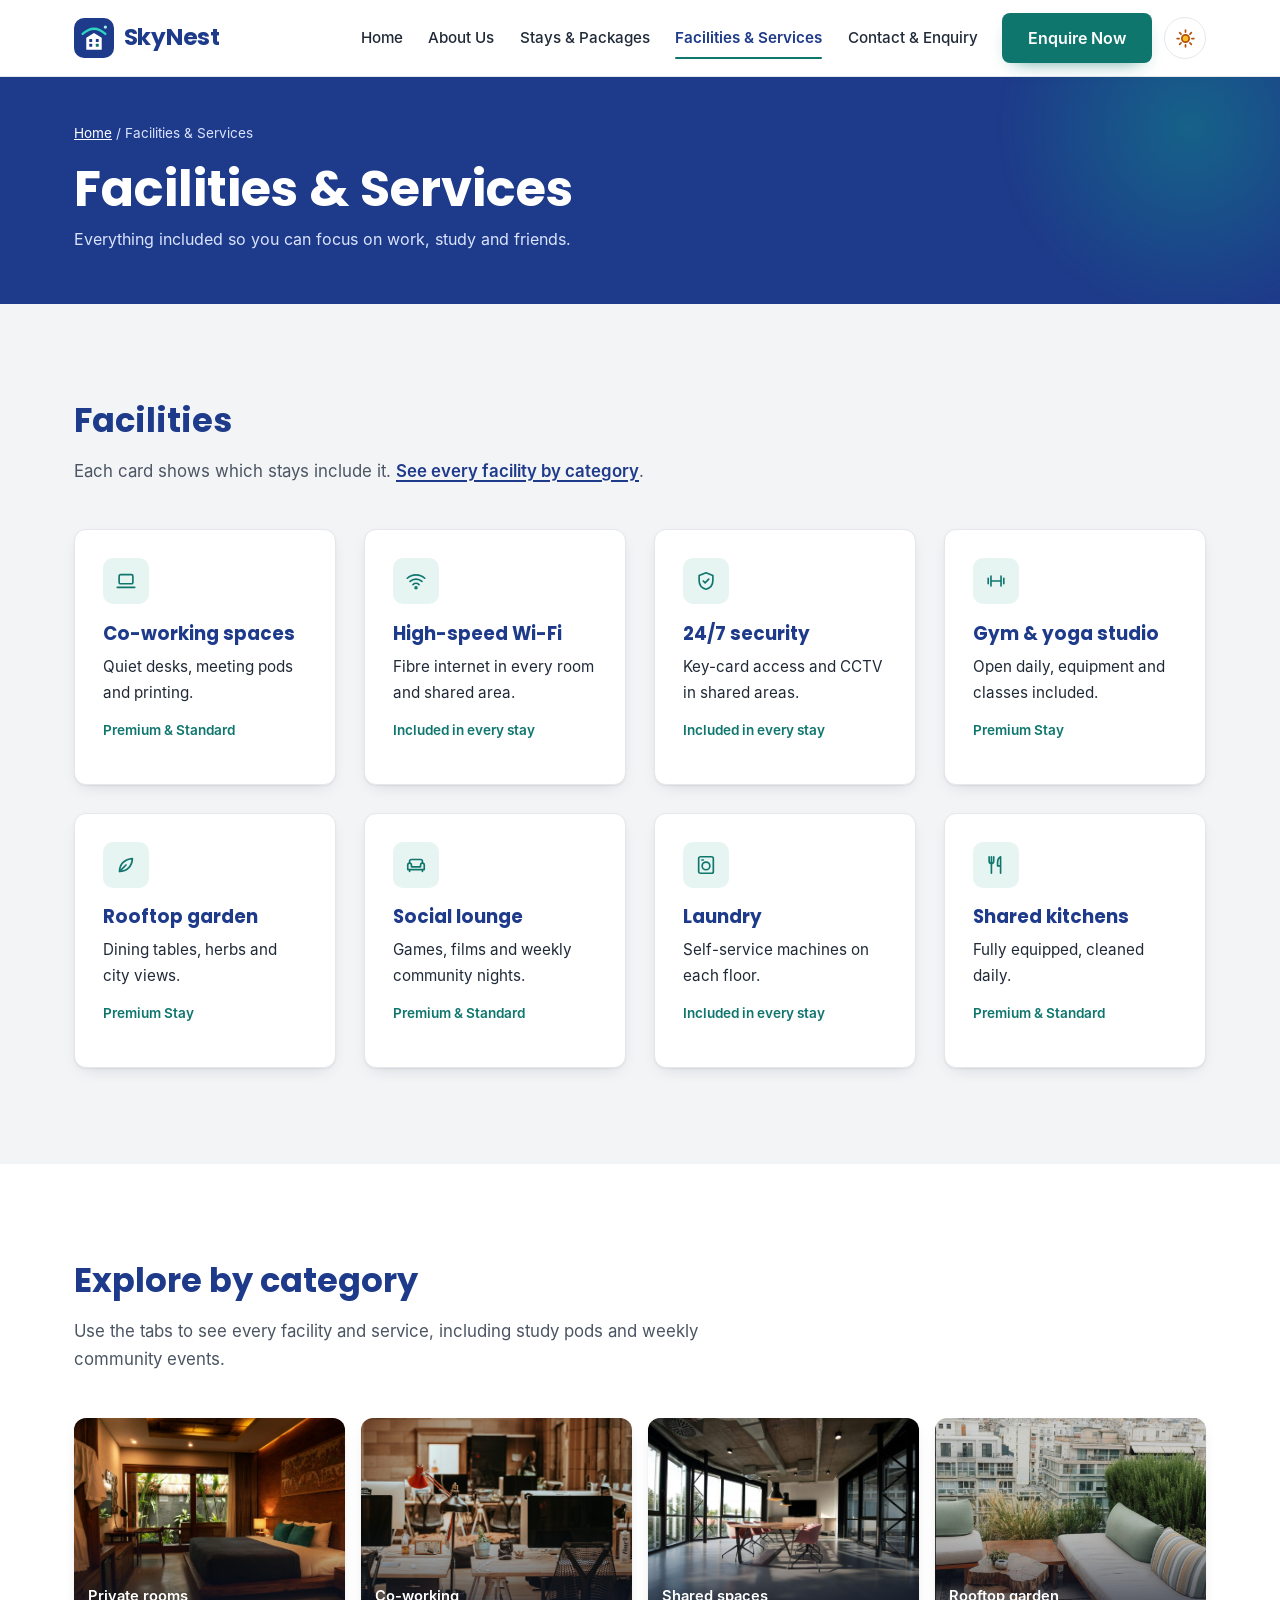
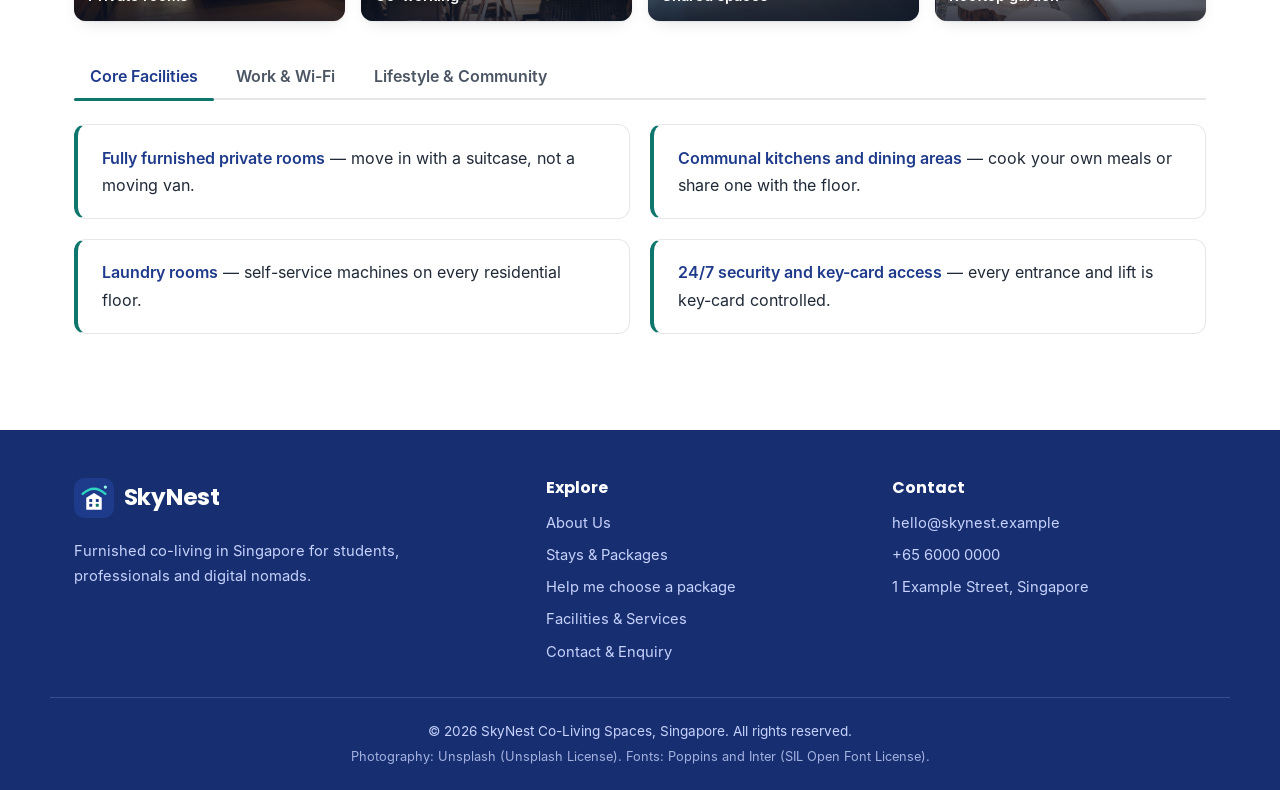
<file: facilities.html>
<!DOCTYPE html>
<html lang="en" data-theme="light">
<head>
<meta charset="UTF-8">
<meta name="viewport" content="width=device-width, initial-scale=1.0">
<title>Facilities & Services | SkyNest Co-Living Spaces, Singapore</title>
<meta name="description" content="Facilities at SkyNest co-living: co-working, Wi-Fi, security, gym, rooftop garden, lounge, laundry and kitchens.">
<meta name="theme-color" content="#1e3a8a">
<link rel="icon" href="images/favicon.svg" type="image/svg+xml">
<script>
  /* Apply the saved or system theme before the page is drawn, so dark-mode visitors never see a white flash. */
  (function () {
    var saved = null;
    try { saved = localStorage.getItem('skynest-theme'); } catch (e) {}
    var prefersDark = window.matchMedia && window.matchMedia('(prefers-color-scheme: dark)').matches;
    document.documentElement.setAttribute('data-theme', saved || (prefersDark ? 'dark' : 'light'));
    document.documentElement.classList.add('js');
  })();
</script>
<link rel="stylesheet" href="css/styles.css">
</head>
<body>

<div class="scroll-progress" id="scrollProgress" aria-hidden="true"></div>
<a class="skip-link" href="#main-content">Skip to main content</a>

<header class="site-header" id="siteHeader">
  <div class="header-inner wrapper">
    <a href="index.html" class="logo" aria-label="SkyNest Co-Living Spaces home">
      <svg class="logo-mark" viewBox="0 0 44 44" aria-hidden="true" focusable="false">
        <rect width="44" height="44" rx="11" fill="#1e3a8a"/>
        <path class="logo-arc" d="M9.5 17.5 Q22 6 34.5 17.5" fill="none" stroke="#2dd4bf" stroke-width="2.6" stroke-linecap="round"/>
        <circle class="logo-star" cx="34.5" cy="10" r="1.8" fill="#99f6e4"/>
        <path d="M13.5 35V21.8L22 16.4l8.5 5.4V35z" fill="#ffffff"/>
        <rect x="16.8" y="23.2" width="3.2" height="3.2" rx="0.6" fill="#1e3a8a"/>
        <rect x="24" y="23.2" width="3.2" height="3.2" rx="0.6" fill="#1e3a8a"/>
        <rect x="16.8" y="28.4" width="3.2" height="3.2" rx="0.6" fill="#1e3a8a"/>
        <rect x="24" y="28.4" width="3.2" height="3.2" rx="0.6" fill="#0f766e"/>
      </svg>
      <span class="logo-name">SkyNest</span>
    </a>

    <nav class="primary-nav" id="primaryNav" aria-label="Primary">
      <ul>
          <li><a href="index.html">Home</a></li>
          <li><a href="about.html">About Us</a></li>
          <li><a href="packages.html">Stays &amp; Packages</a></li>
          <li><a href="facilities.html" aria-current="page" class="is-current">Facilities &amp; Services</a></li>
          <li><a href="contact.html">Contact &amp; Enquiry</a></li>
      </ul>
    </nav>

    <div class="header-actions">
      <a href="contact.html" class="btn btn-primary btn-enquire">Enquire Now</a>
      <button class="theme-toggle" id="themeToggle" type="button" aria-label="Switch to dark mode" aria-pressed="false">
        <svg class="icon-sun" viewBox="0 0 24 24" aria-hidden="true" focusable="false"><circle cx="12" cy="12" r="4.2"/><g class="sun-rays"><path d="M12 2.5v2.2M12 19.3v2.2M2.5 12h2.2M19.3 12h2.2M5.3 5.3l1.6 1.6M17.1 17.1l1.6 1.6M5.3 18.7l1.6-1.6M17.1 6.9l1.6-1.6"/></g></svg>
        <svg class="icon-moon" viewBox="0 0 24 24" aria-hidden="true" focusable="false"><path d="M20.5 14.6A8.6 8.6 0 0 1 9.4 3.5a8.6 8.6 0 1 0 11.1 11.1z"/></svg>
      </button>
      <button class="nav-toggle" id="navToggle" type="button" aria-expanded="false" aria-controls="primaryNav">
        <span class="nav-toggle-icon" aria-hidden="true"><span></span><span></span><span></span></span>
        <span class="nav-toggle-text">Menu</span>
      </button>
    </div>
  </div>
</header>

  <section class="page-banner">
    <div class="wrapper">
      <nav class="breadcrumb" aria-label="Breadcrumb"><a href="index.html">Home</a> <span aria-hidden="true">/</span> <span aria-current="page">Facilities &amp; Services</span></nav>
      <h1>Facilities &amp; Services</h1>
      <p>Everything included so you can focus on work, study and friends.</p>
    </div>
  </section>

<main id="main-content">
  <section class="section section-alt">
    <div class="wrapper">
      <h2 class="section-title">Facilities</h2>
      <p class="section-lead">Each card shows which stays include it. <a class="text-link" href="#categories">See every facility by category</a>.</p>
      <div class="card-grid card-grid-4">
        <article class="card facility-card" data-reveal="up">
          <span class="icon-tile"><svg class="ico" viewBox="0 0 24 24" aria-hidden="true" focusable="false"><rect x="4.5" y="5" width="15" height="10" rx="1.5"/><path d="M2.5 19h19"/></svg></span>
          <h3>Co-working spaces</h3>
          <p>Quiet desks, meeting pods and printing.</p>
          <p class="included">Premium &amp; Standard</p>
        </article>
        <article class="card facility-card" data-reveal="up">
          <span class="icon-tile"><svg class="ico" viewBox="0 0 24 24" aria-hidden="true" focusable="false"><path d="M2.5 9a14 14 0 0 1 19 0"/><path d="M5.5 12.5a9.5 9.5 0 0 1 13 0"/><path d="M8.7 16a4.7 4.7 0 0 1 6.6 0"/><circle cx="12" cy="19.3" r="1"/></svg></span>
          <h3>High-speed Wi-Fi</h3>
          <p>Fibre internet in every room and shared area.</p>
          <p class="included">Included in every stay</p>
        </article>
        <article class="card facility-card" data-reveal="up">
          <span class="icon-tile"><svg class="ico" viewBox="0 0 24 24" aria-hidden="true" focusable="false"><path d="M12 3l7.5 3v5.5c0 4.6-3.2 8.3-7.5 9.5-4.3-1.2-7.5-4.9-7.5-9.5V6z"/><path d="M9 12l2 2 4-4"/></svg></span>
          <h3>24/7 security</h3>
          <p>Key-card access and CCTV in shared areas.</p>
          <p class="included">Included in every stay</p>
        </article>
        <article class="card facility-card" data-reveal="up">
          <span class="icon-tile"><svg class="ico" viewBox="0 0 24 24" aria-hidden="true" focusable="false"><path d="M6.5 6.5v11M17.5 6.5v11M3.5 9v6M20.5 9v6M6.5 12h11"/></svg></span>
          <h3>Gym &amp; yoga studio</h3>
          <p>Open daily, equipment and classes included.</p>
          <p class="included">Premium Stay</p>
        </article>
        <article class="card facility-card" data-reveal="up">
          <span class="icon-tile"><svg class="ico" viewBox="0 0 24 24" aria-hidden="true" focusable="false"><path d="M5 19c0-8 5.5-13.5 14-14-0.5 8.5-6 14-14 14z"/><path d="M5 19l7-7"/></svg></span>
          <h3>Rooftop garden</h3>
          <p>Dining tables, herbs and city views.</p>
          <p class="included">Premium Stay</p>
        </article>
        <article class="card facility-card" data-reveal="up">
          <span class="icon-tile"><svg class="ico" viewBox="0 0 24 24" aria-hidden="true" focusable="false"><path d="M5 10V8a2 2 0 0 1 2-2h10a2 2 0 0 1 2 2v2"/><path d="M3 12a2 2 0 0 1 4 0v2h10v-2a2 2 0 0 1 4 0v5H3z"/><path d="M5 17v2M19 17v2"/></svg></span>
          <h3>Social lounge</h3>
          <p>Games, films and weekly community nights.</p>
          <p class="included">Premium &amp; Standard</p>
        </article>
        <article class="card facility-card" data-reveal="up">
          <span class="icon-tile"><svg class="ico" viewBox="0 0 24 24" aria-hidden="true" focusable="false"><rect x="4" y="3" width="16" height="18" rx="2"/><circle cx="12" cy="13" r="4.2"/><path d="M7.5 6.5h1.5"/></svg></span>
          <h3>Laundry</h3>
          <p>Self-service machines on each floor.</p>
          <p class="included">Included in every stay</p>
        </article>
        <article class="card facility-card" data-reveal="up">
          <span class="icon-tile"><svg class="ico" viewBox="0 0 24 24" aria-hidden="true" focusable="false"><path d="M7 3v8M4.5 3v5a2.5 2.5 0 0 0 5 0V3M7 11v10"/><path d="M17 21V3c-2.2 1.2-3.3 3.6-3.3 6.5V13H17"/></svg></span>
          <h3>Shared kitchens</h3>
          <p>Fully equipped, cleaned daily.</p>
          <p class="included">Premium &amp; Standard</p>
        </article>
      </div>
    </div>
  </section>

  <section class="section" id="categories">
    <div class="wrapper">
      <h2 class="section-title">Explore by category</h2>
      <p class="section-lead">Use the tabs to see every facility and service, including study pods and weekly community events.</p>

      <div class="facility-gallery">
        <figure class="facility-photo" data-reveal="zoom"><img src="images/room-garden.jpg" alt="Furnished private bedroom with garden view"><figcaption>Private rooms</figcaption></figure>
        <figure class="facility-photo" data-reveal="zoom"><img src="images/coworking.jpg" alt="Shared co-working desks with monitors"><figcaption>Co-working</figcaption></figure>
        <figure class="facility-photo" data-reveal="zoom"><img src="images/dining-meeting.jpg" alt="Shared dining and meeting space with a long table"><figcaption>Shared spaces</figcaption></figure>
        <figure class="facility-photo" data-reveal="zoom"><img src="images/rooftop.jpg" alt="Rooftop lounge with sofas, plants and a city view"><figcaption>Rooftop garden</figcaption></figure>
      </div>

      <div class="tabs" role="tablist" aria-label="Facility categories">
        <button class="tab-btn is-active" id="tab-core" role="tab" aria-selected="true" aria-controls="panel-core">Core Facilities</button>
        <button class="tab-btn" id="tab-work" role="tab" aria-selected="false" aria-controls="panel-work" tabindex="-1">Work &amp; Wi-Fi</button>
        <button class="tab-btn" id="tab-life" role="tab" aria-selected="false" aria-controls="panel-life" tabindex="-1">Lifestyle &amp; Community</button>
        <span class="tab-indicator" id="tabIndicator" aria-hidden="true"></span>
      </div>

      <div class="tab-panel" id="panel-core" role="tabpanel" aria-labelledby="tab-core" tabindex="0">
        <ul class="facility-list">
          <li><strong>Fully furnished private rooms</strong> &mdash; move in with a suitcase, not a moving van.</li>
          <li><strong>Communal kitchens and dining areas</strong> &mdash; cook your own meals or share one with the floor.</li>
          <li><strong>Laundry rooms</strong> &mdash; self-service machines on every residential floor.</li>
          <li><strong>24/7 security and key-card access</strong> &mdash; every entrance and lift is key-card controlled.</li>
        </ul>
      </div>
      <div class="tab-panel" id="panel-work" role="tabpanel" aria-labelledby="tab-work" tabindex="0" hidden>
        <ul class="facility-list">
          <li><strong>Shared co-working spaces</strong> &mdash; quiet desks, meeting pods and printing.</li>
          <li><strong>High-speed Wi-Fi throughout the building</strong> &mdash; in every bedroom, lounge and rooftop space.</li>
          <li><strong>Study pods</strong> &mdash; enclosed, bookable spaces for calls, exams and deep-focus work.</li>
        </ul>
      </div>
      <div class="tab-panel" id="panel-life" role="tabpanel" aria-labelledby="tab-life" tabindex="0" hidden>
        <ul class="facility-list">
          <li><strong>Rooftop garden</strong> &mdash; dining tables, herbs and city views.</li>
          <li><strong>Gym and yoga studio</strong> &mdash; open daily, with equipment and classes included.</li>
          <li><strong>Social lounge</strong> &mdash; games, films and the main place to meet other residents.</li>
          <li><strong>Weekly community events</strong> &mdash; from welcome dinners to skill-swap evenings.</li>
        </ul>
      </div>
    </div>
  </section>
</main>

<footer class="site-footer">
  <div class="wrapper footer-grid">
    <div>
      <a href="index.html" class="logo logo-footer" aria-label="SkyNest Co-Living Spaces home">
      <svg class="logo-mark" viewBox="0 0 44 44" aria-hidden="true" focusable="false">
        <rect width="44" height="44" rx="11" fill="#1e3a8a"/>
        <path class="logo-arc" d="M9.5 17.5 Q22 6 34.5 17.5" fill="none" stroke="#2dd4bf" stroke-width="2.6" stroke-linecap="round"/>
        <circle class="logo-star" cx="34.5" cy="10" r="1.8" fill="#99f6e4"/>
        <path d="M13.5 35V21.8L22 16.4l8.5 5.4V35z" fill="#ffffff"/>
        <rect x="16.8" y="23.2" width="3.2" height="3.2" rx="0.6" fill="#1e3a8a"/>
        <rect x="24" y="23.2" width="3.2" height="3.2" rx="0.6" fill="#1e3a8a"/>
        <rect x="16.8" y="28.4" width="3.2" height="3.2" rx="0.6" fill="#1e3a8a"/>
        <rect x="24" y="28.4" width="3.2" height="3.2" rx="0.6" fill="#0f766e"/>
      </svg>
        <span class="logo-name">SkyNest</span>
      </a>
      <p class="footer-text">Furnished co-living in Singapore for students, professionals and digital nomads.</p>
    </div>
    <nav aria-label="Footer">
      <h2 class="footer-title">Explore</h2>
      <ul class="footer-links">
        <li><a href="about.html">About Us</a></li>
        <li><a href="packages.html">Stays &amp; Packages</a></li>
        <li><a href="packages.html#find-my-stay">Help me choose a package</a></li>
        <li><a href="facilities.html">Facilities &amp; Services</a></li>
        <li><a href="contact.html">Contact &amp; Enquiry</a></li>
      </ul>
    </nav>
    <div>
      <h2 class="footer-title">Contact</h2>
      <ul class="footer-links">
        <li>hello@skynest.example</li>
        <li>+65 6000 0000</li>
        <li>1 Example Street, Singapore</li>
      </ul>
    </div>
  </div>
  <div class="wrapper footer-bottom">
    <p>&copy; 2026 SkyNest Co-Living Spaces, Singapore. All rights reserved.</p>
    <p class="credits">Photography: Unsplash (Unsplash License). Fonts: Poppins and Inter (SIL Open Font License).</p>
  </div>
</footer>

<a href="#top" class="back-to-top" id="backToTop" aria-label="Back to top">
  <svg viewBox="0 0 24 24" aria-hidden="true" focusable="false"><path d="M12 19V5M5 12l7-7 7 7"/></svg>
</a>

<script src="js/script.js"></script>
</body>
</html>
</file>
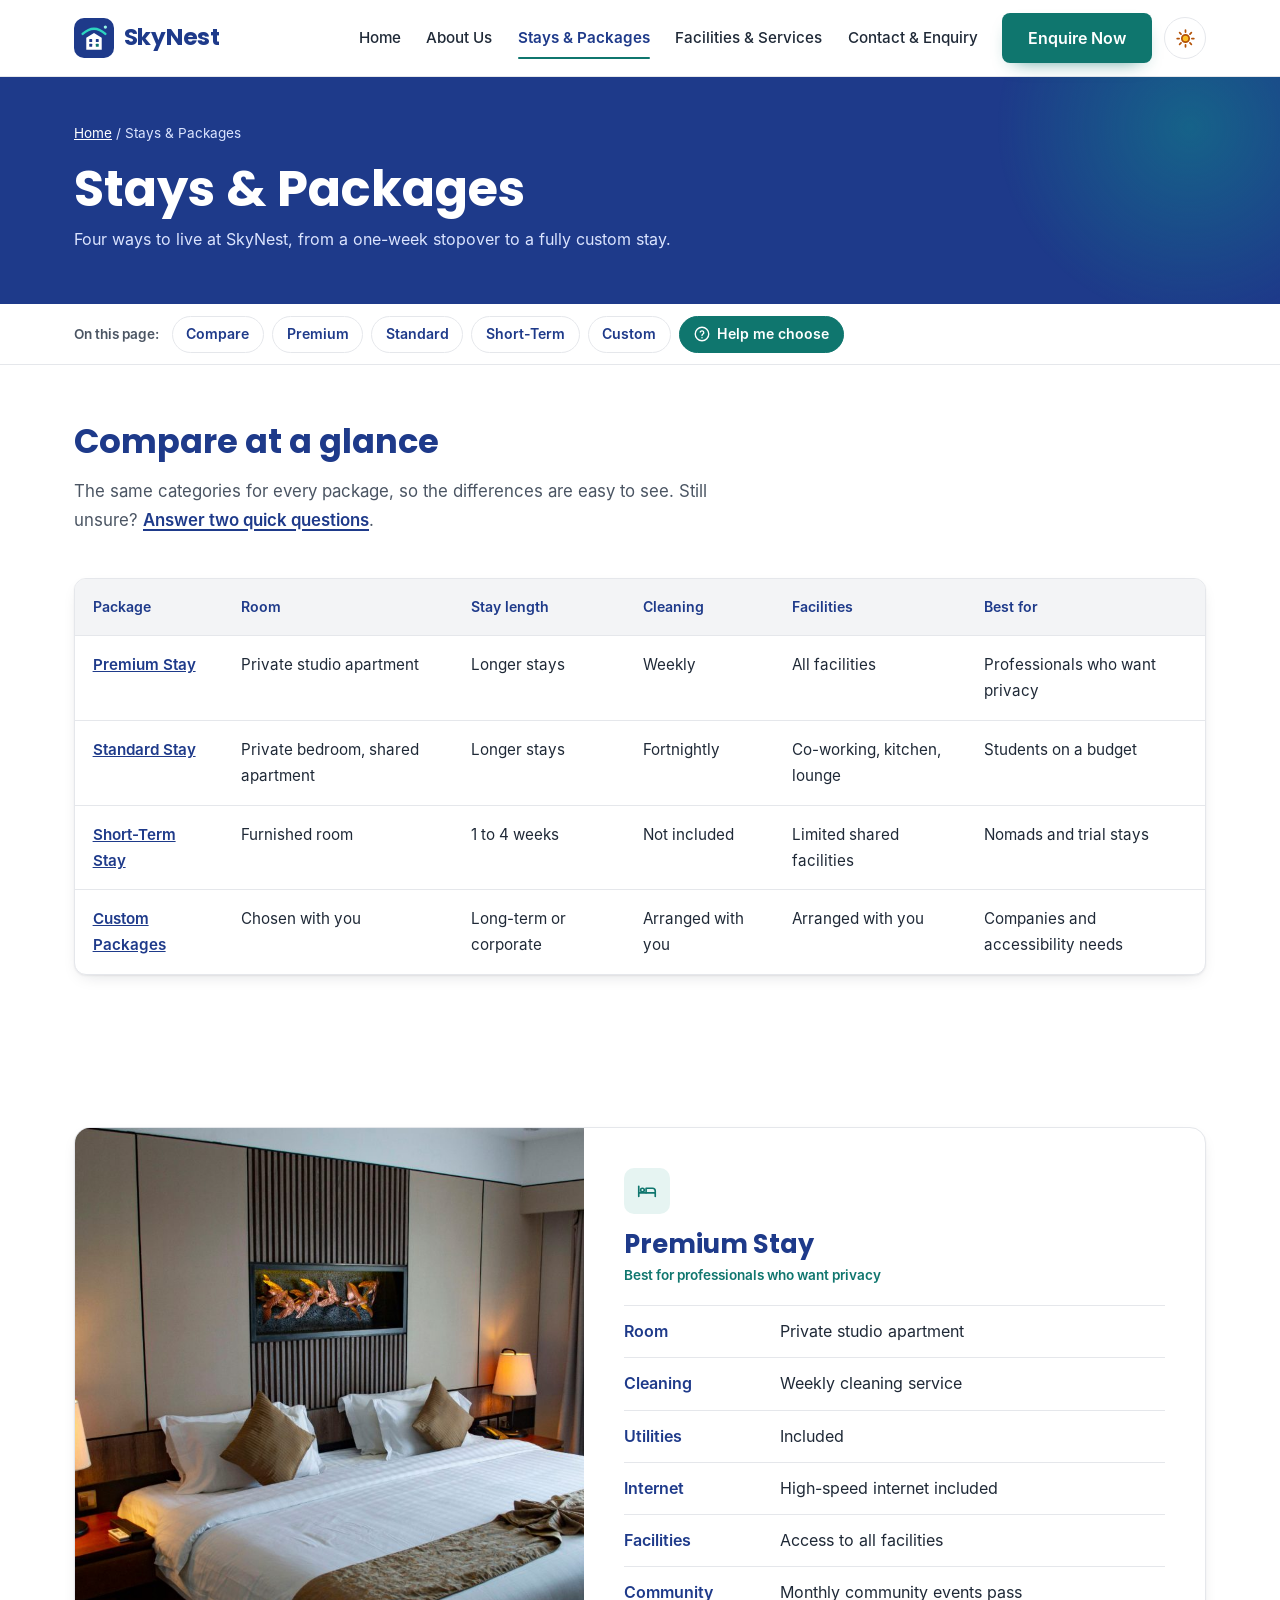
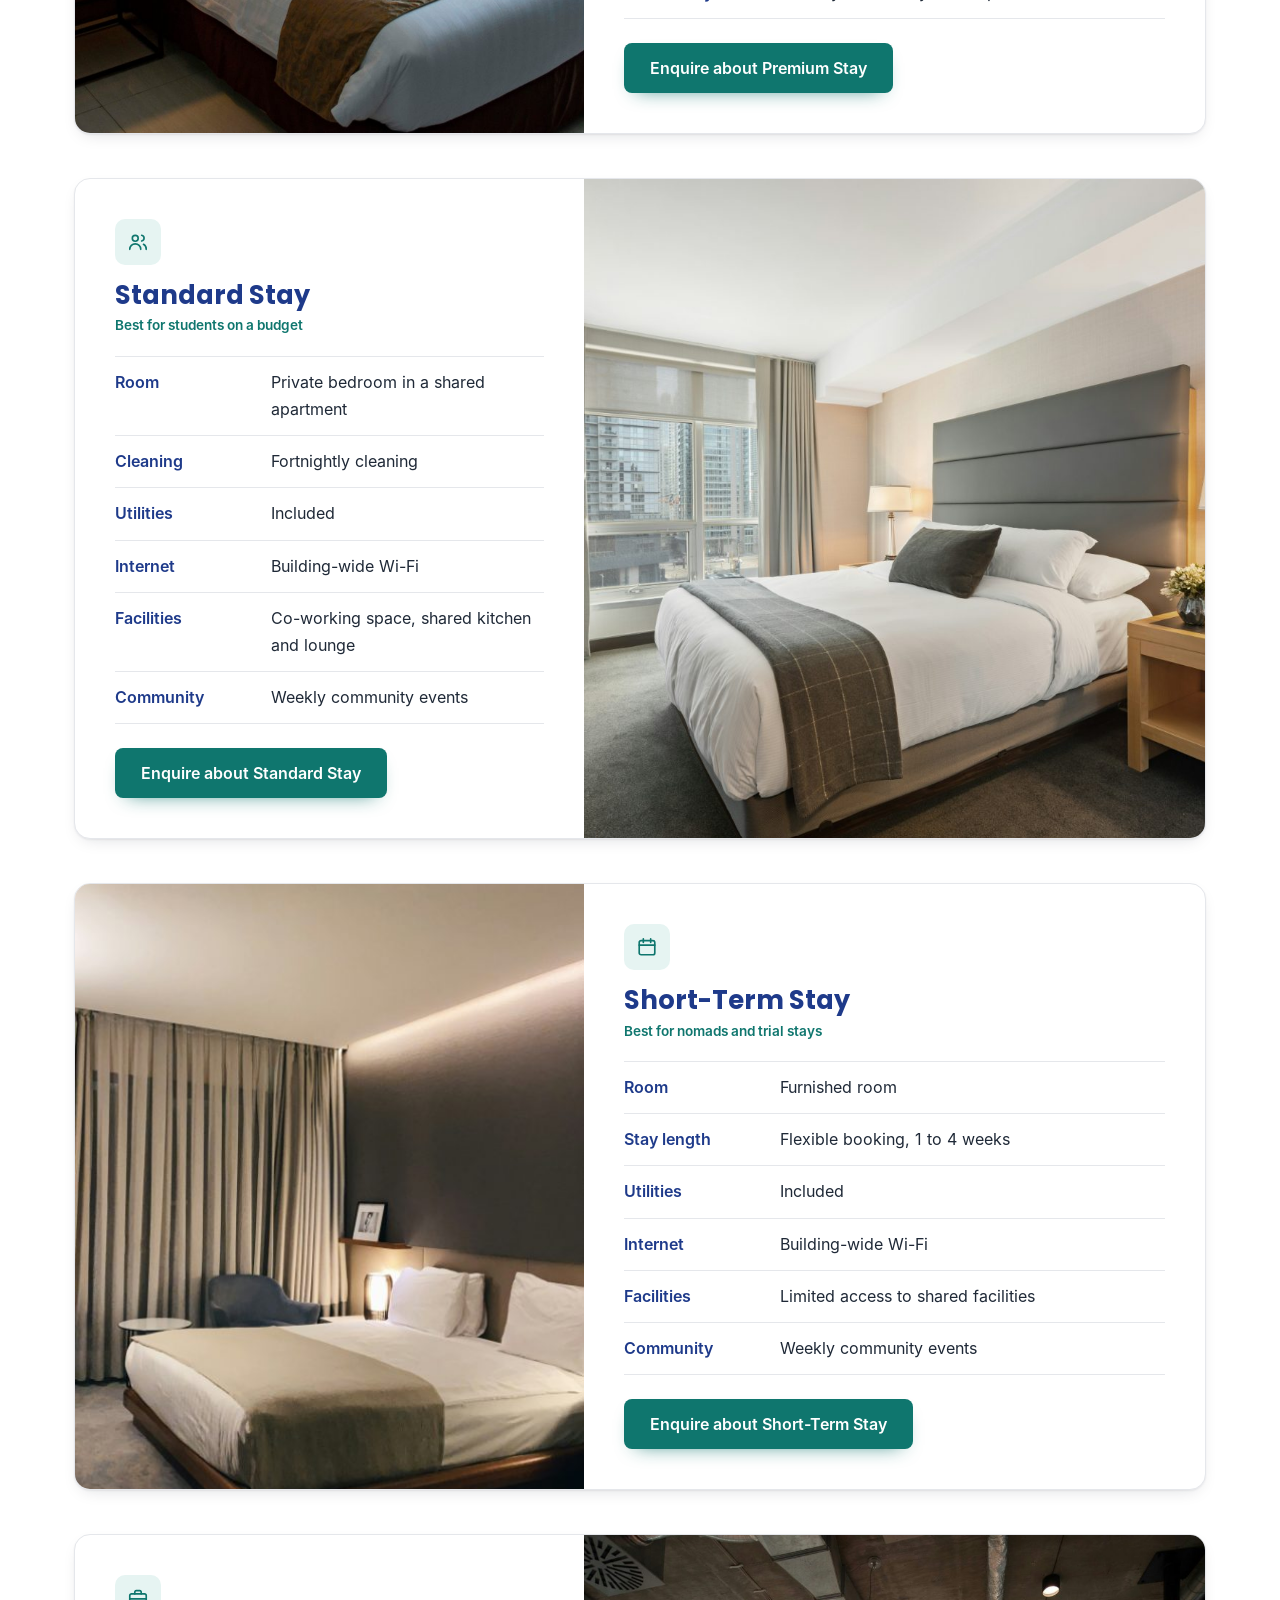
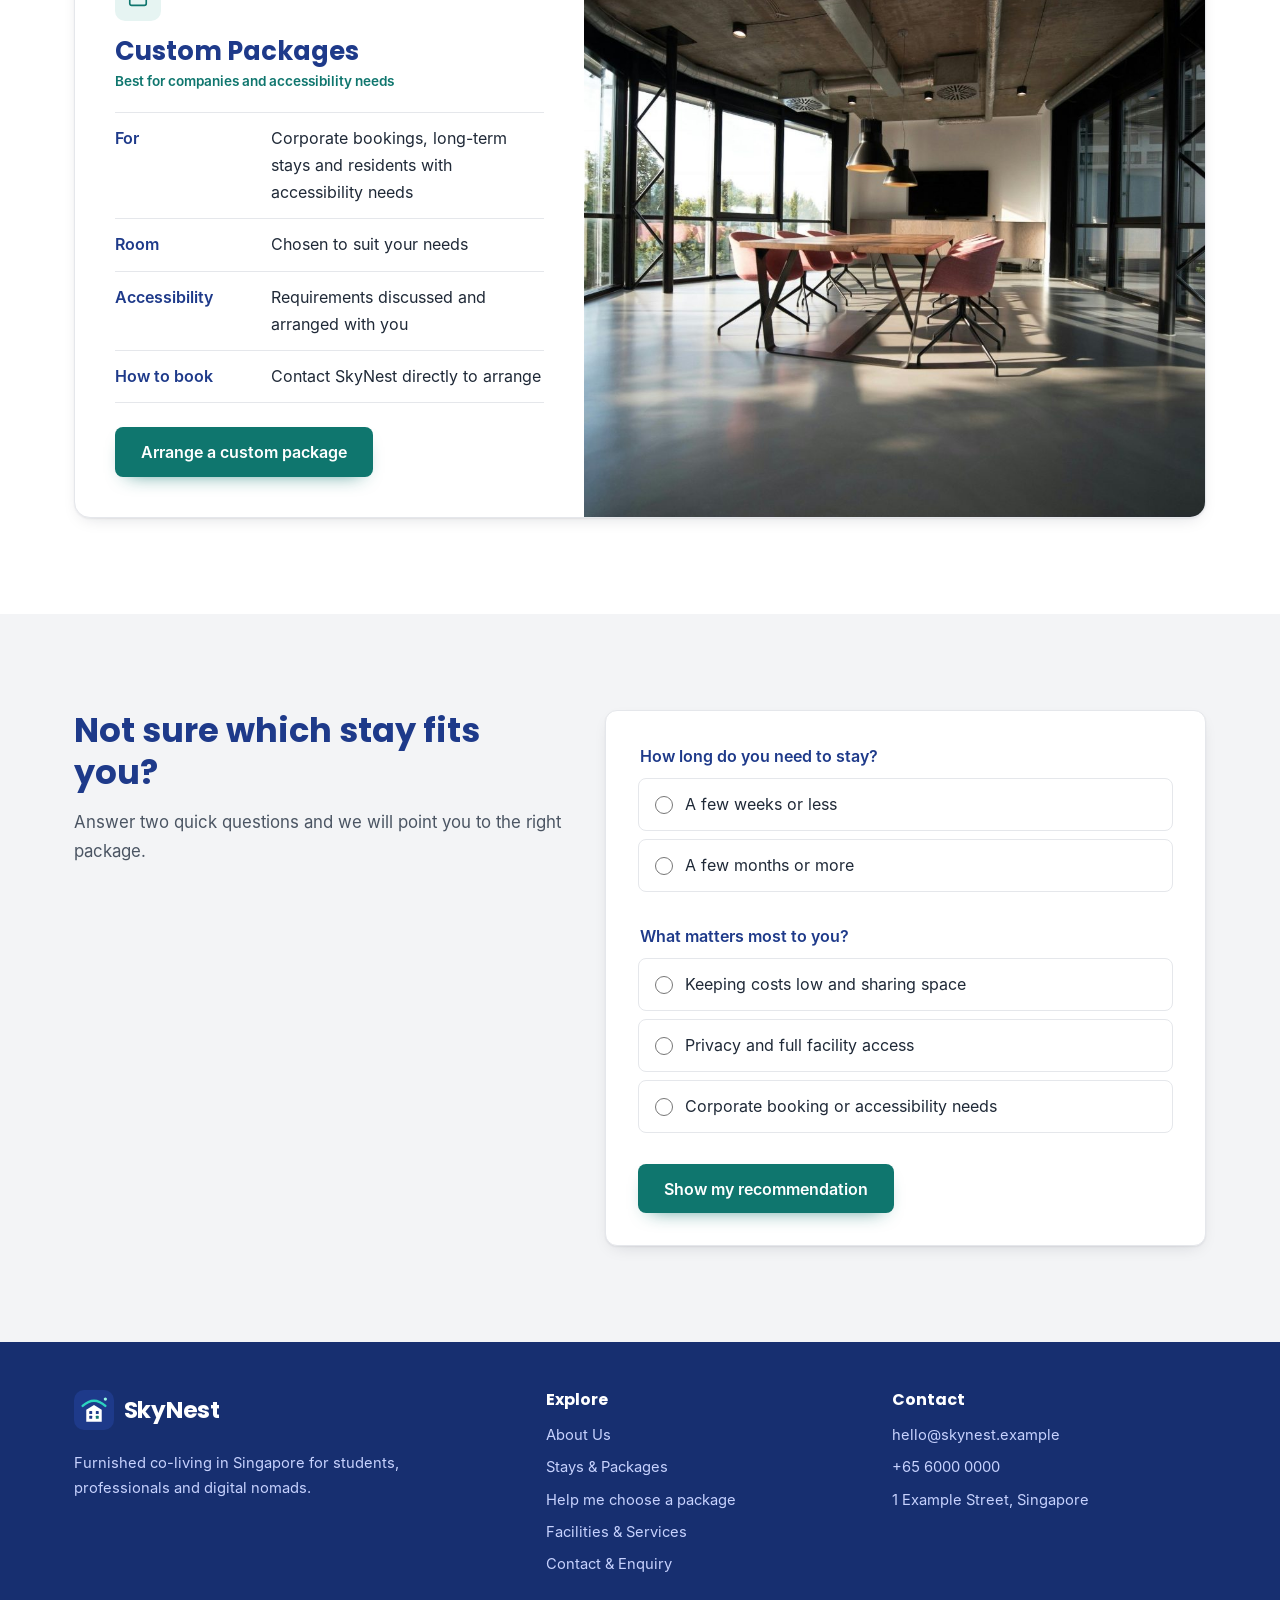
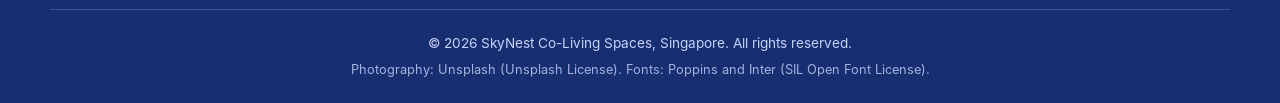
<file: packages.html>
<!DOCTYPE html>
<html lang="en" data-theme="light">
<head>
<meta charset="UTF-8">
<meta name="viewport" content="width=device-width, initial-scale=1.0">
<title>Stays & Packages | SkyNest Co-Living Spaces, Singapore</title>
<meta name="description" content="Compare SkyNest's Premium, Standard, Short-Term and Custom co-living packages in Singapore.">
<meta name="theme-color" content="#1e3a8a">
<link rel="icon" href="images/favicon.svg" type="image/svg+xml">
<script>
  /* Apply the saved or system theme before the page is drawn, so dark-mode visitors never see a white flash. */
  (function () {
    var saved = null;
    try { saved = localStorage.getItem('skynest-theme'); } catch (e) {}
    var prefersDark = window.matchMedia && window.matchMedia('(prefers-color-scheme: dark)').matches;
    document.documentElement.setAttribute('data-theme', saved || (prefersDark ? 'dark' : 'light'));
    document.documentElement.classList.add('js');
  })();
</script>
<link rel="stylesheet" href="css/styles.css">
</head>
<body>

<div class="scroll-progress" id="scrollProgress" aria-hidden="true"></div>
<a class="skip-link" href="#main-content">Skip to main content</a>

<header class="site-header" id="siteHeader">
  <div class="header-inner wrapper">
    <a href="index.html" class="logo" aria-label="SkyNest Co-Living Spaces home">
      <svg class="logo-mark" viewBox="0 0 44 44" aria-hidden="true" focusable="false">
        <rect width="44" height="44" rx="11" fill="#1e3a8a"/>
        <path class="logo-arc" d="M9.5 17.5 Q22 6 34.5 17.5" fill="none" stroke="#2dd4bf" stroke-width="2.6" stroke-linecap="round"/>
        <circle class="logo-star" cx="34.5" cy="10" r="1.8" fill="#99f6e4"/>
        <path d="M13.5 35V21.8L22 16.4l8.5 5.4V35z" fill="#ffffff"/>
        <rect x="16.8" y="23.2" width="3.2" height="3.2" rx="0.6" fill="#1e3a8a"/>
        <rect x="24" y="23.2" width="3.2" height="3.2" rx="0.6" fill="#1e3a8a"/>
        <rect x="16.8" y="28.4" width="3.2" height="3.2" rx="0.6" fill="#1e3a8a"/>
        <rect x="24" y="28.4" width="3.2" height="3.2" rx="0.6" fill="#0f766e"/>
      </svg>
      <span class="logo-name">SkyNest</span>
    </a>

    <nav class="primary-nav" id="primaryNav" aria-label="Primary">
      <ul>
          <li><a href="index.html">Home</a></li>
          <li><a href="about.html">About Us</a></li>
          <li><a href="packages.html" aria-current="page" class="is-current">Stays &amp; Packages</a></li>
          <li><a href="facilities.html">Facilities &amp; Services</a></li>
          <li><a href="contact.html">Contact &amp; Enquiry</a></li>
      </ul>
    </nav>

    <div class="header-actions">
      <a href="contact.html" class="btn btn-primary btn-enquire">Enquire Now</a>
      <button class="theme-toggle" id="themeToggle" type="button" aria-label="Switch to dark mode" aria-pressed="false">
        <svg class="icon-sun" viewBox="0 0 24 24" aria-hidden="true" focusable="false"><circle cx="12" cy="12" r="4.2"/><g class="sun-rays"><path d="M12 2.5v2.2M12 19.3v2.2M2.5 12h2.2M19.3 12h2.2M5.3 5.3l1.6 1.6M17.1 17.1l1.6 1.6M5.3 18.7l1.6-1.6M17.1 6.9l1.6-1.6"/></g></svg>
        <svg class="icon-moon" viewBox="0 0 24 24" aria-hidden="true" focusable="false"><path d="M20.5 14.6A8.6 8.6 0 0 1 9.4 3.5a8.6 8.6 0 1 0 11.1 11.1z"/></svg>
      </button>
      <button class="nav-toggle" id="navToggle" type="button" aria-expanded="false" aria-controls="primaryNav">
        <span class="nav-toggle-icon" aria-hidden="true"><span></span><span></span><span></span></span>
        <span class="nav-toggle-text">Menu</span>
      </button>
    </div>
  </div>
</header>

  <section class="page-banner">
    <div class="wrapper">
      <nav class="breadcrumb" aria-label="Breadcrumb"><a href="index.html">Home</a> <span aria-hidden="true">/</span> <span aria-current="page">Stays &amp; Packages</span></nav>
      <h1>Stays &amp; Packages</h1>
      <p>Four ways to live at SkyNest, from a one-week stopover to a fully custom stay.</p>
    </div>
  </section>

<main id="main-content">
  <div class="wrapper">
    <div class="stay-selection" id="staySelection" role="status" aria-live="polite" hidden></div>
  </div>

  <nav class="jump-nav" aria-label="On this page">
    <div class="wrapper jump-inner">
      <span class="jump-label">On this page:</span>
      <a href="#compare">Compare</a>
      <a href="#premium">Premium</a>
      <a href="#standard">Standard</a>
      <a href="#short-term">Short-Term</a>
      <a href="#custom">Custom</a>
      <a href="#find-my-stay" class="jump-help"><svg class="ico ico-sm" viewBox="0 0 24 24" aria-hidden="true" focusable="false"><circle cx="12" cy="12" r="9"/><path d="M9.6 9.3a2.5 2.5 0 0 1 4.8.9c0 1.7-2.4 2.2-2.4 3.8"/><path d="M12 17v.01"/></svg> Help me choose</a>
    </div>
  </nav>

  <section class="section section-tight" id="compare" aria-labelledby="compareTitle">
    <div class="wrapper">
      <h2 class="section-title" id="compareTitle">Compare at a glance</h2>
      <p class="section-lead">The same categories for every package, so the differences are easy to see. Still unsure? <a class="text-link" href="#find-my-stay">Answer two quick questions</a>.</p>
      <div class="table-wrap" data-reveal="up">
        <table class="compare-table">
          <caption class="visually-hidden">Comparison of SkyNest packages</caption>
          <thead>
            <tr><th scope="col">Package</th><th scope="col">Room</th><th scope="col">Stay length</th><th scope="col">Cleaning</th><th scope="col">Facilities</th><th scope="col">Best for</th></tr>
          </thead>
          <tbody>
            <tr><th scope="row"><a href="#premium">Premium Stay</a></th><td>Private studio apartment</td><td>Longer stays</td><td>Weekly</td><td>All facilities</td><td>Professionals who want privacy</td></tr>
            <tr><th scope="row"><a href="#standard">Standard Stay</a></th><td>Private bedroom, shared apartment</td><td>Longer stays</td><td>Fortnightly</td><td>Co-working, kitchen, lounge</td><td>Students on a budget</td></tr>
            <tr><th scope="row"><a href="#short-term">Short-Term Stay</a></th><td>Furnished room</td><td>1 to 4 weeks</td><td>Not included</td><td>Limited shared facilities</td><td>Nomads and trial stays</td></tr>
            <tr><th scope="row"><a href="#custom">Custom Packages</a></th><td>Chosen with you</td><td>Long-term or corporate</td><td>Arranged with you</td><td>Arranged with you</td><td>Companies and accessibility needs</td></tr>
          </tbody>
        </table>
      </div>
    </div>
  </section>

  <section class="section section-tight">
    <div class="wrapper package-list">
      <article class="package-detail" id="premium" data-reveal="up">
        <div class="package-detail-media"><img src="images/room-premium.jpg" alt="Private studio bedroom with bedside lamps, Premium Stay"></div>
        <div class="package-detail-body">
          <span class="icon-tile"><svg class="ico" viewBox="0 0 24 24" aria-hidden="true" focusable="false"><path d="M3 18V7"/><path d="M3 14h18v4"/><path d="M21 14v-2a3 3 0 0 0-3-3h-7v5"/><circle cx="7" cy="11" r="2"/></svg></span>
          <h2>Premium Stay</h2>
          <p class="best-for">Best for professionals who want privacy</p>
          <dl class="inclusions">
            <div class="incl-row"><dt>Room</dt><dd>Private studio apartment</dd></div>
            <div class="incl-row"><dt>Cleaning</dt><dd>Weekly cleaning service</dd></div>
            <div class="incl-row"><dt>Utilities</dt><dd>Included</dd></div>
            <div class="incl-row"><dt>Internet</dt><dd>High-speed internet included</dd></div>
            <div class="incl-row"><dt>Facilities</dt><dd>Access to all facilities</dd></div>
            <div class="incl-row"><dt>Community</dt><dd>Monthly community events pass</dd></div>
          </dl>
          <a class="btn btn-primary" href="contact.html?package=premium">Enquire about Premium Stay</a>
        </div>
      </article>
      <article class="package-detail package-detail-flip" id="standard" data-reveal="up">
        <div class="package-detail-media"><img src="images/room-standard.jpg" alt="Private bedroom in a shared apartment, Standard Stay"></div>
        <div class="package-detail-body">
          <span class="icon-tile"><svg class="ico" viewBox="0 0 24 24" aria-hidden="true" focusable="false"><circle cx="9" cy="8" r="3.2"/><path d="M3 20a6 6 0 0 1 12 0"/><path d="M16 4.6a3.2 3.2 0 0 1 0 6.3"/><path d="M18 14.5a6 6 0 0 1 3 5.5"/></svg></span>
          <h2>Standard Stay</h2>
          <p class="best-for">Best for students on a budget</p>
          <dl class="inclusions">
            <div class="incl-row"><dt>Room</dt><dd>Private bedroom in a shared apartment</dd></div>
            <div class="incl-row"><dt>Cleaning</dt><dd>Fortnightly cleaning</dd></div>
            <div class="incl-row"><dt>Utilities</dt><dd>Included</dd></div>
            <div class="incl-row"><dt>Internet</dt><dd>Building-wide Wi-Fi</dd></div>
            <div class="incl-row"><dt>Facilities</dt><dd>Co-working space, shared kitchen and lounge</dd></div>
            <div class="incl-row"><dt>Community</dt><dd>Weekly community events</dd></div>
          </dl>
          <a class="btn btn-primary" href="contact.html?package=standard">Enquire about Standard Stay</a>
        </div>
      </article>
      <article class="package-detail" id="short-term" data-reveal="up">
        <div class="package-detail-media"><img src="images/room-shortterm.jpg" alt="Furnished room for short stays"></div>
        <div class="package-detail-body">
          <span class="icon-tile"><svg class="ico" viewBox="0 0 24 24" aria-hidden="true" focusable="false"><rect x="3.5" y="5" width="17" height="15.5" rx="2"/><path d="M3.5 10h17M8 3v4M16 3v4"/></svg></span>
          <h2>Short-Term Stay</h2>
          <p class="best-for">Best for nomads and trial stays</p>
          <dl class="inclusions">
            <div class="incl-row"><dt>Room</dt><dd>Furnished room</dd></div>
            <div class="incl-row"><dt>Stay length</dt><dd>Flexible booking, 1 to 4 weeks</dd></div>
            <div class="incl-row"><dt>Utilities</dt><dd>Included</dd></div>
            <div class="incl-row"><dt>Internet</dt><dd>Building-wide Wi-Fi</dd></div>
            <div class="incl-row"><dt>Facilities</dt><dd>Limited access to shared facilities</dd></div>
            <div class="incl-row"><dt>Community</dt><dd>Weekly community events</dd></div>
          </dl>
          <a class="btn btn-primary" href="contact.html?package=short-term">Enquire about Short-Term Stay</a>
        </div>
      </article>
      <article class="package-detail package-detail-flip" id="custom" data-reveal="up">
        <div class="package-detail-media"><img src="images/dining-meeting.jpg" alt="Meeting space suited to corporate bookings"></div>
        <div class="package-detail-body">
          <span class="icon-tile"><svg class="ico" viewBox="0 0 24 24" aria-hidden="true" focusable="false"><rect x="3" y="7.5" width="18" height="12.5" rx="2"/><path d="M8.5 7.5V5.5a1.5 1.5 0 0 1 1.5-1.5h4a1.5 1.5 0 0 1 1.5 1.5v2"/><path d="M3 13h18"/></svg></span>
          <h2>Custom Packages</h2>
          <p class="best-for">Best for companies and accessibility needs</p>
          <dl class="inclusions">
            <div class="incl-row"><dt>For</dt><dd>Corporate bookings, long-term stays and residents with accessibility needs</dd></div>
            <div class="incl-row"><dt>Room</dt><dd>Chosen to suit your needs</dd></div>
            <div class="incl-row"><dt>Accessibility</dt><dd>Requirements discussed and arranged with you</dd></div>
            <div class="incl-row"><dt>How to book</dt><dd>Contact SkyNest directly to arrange</dd></div>
          </dl>
          <a class="btn btn-primary" href="contact.html?type=custom&amp;package=custom">Arrange a custom package</a>
        </div>
      </article>
    </div>
  </section>

  <section class="section section-alt advisor" id="find-my-stay">
    <div class="wrapper advisor-inner">
      <div>
        <h2 class="section-title">Not sure which stay fits you?</h2>
        <p class="section-lead">Answer two quick questions and we will point you to the right package.</p>
      </div>
      <div class="card advisor-panel" data-reveal="up">
        <form class="advisor-form" id="advisorForm" novalidate>
          <fieldset>
            <legend>How long do you need to stay?</legend>
            <label class="radio-option"><input type="radio" name="length" value="short" required><span>A few weeks or less</span></label>
            <label class="radio-option"><input type="radio" name="length" value="long"><span>A few months or more</span></label>
          </fieldset>
          <fieldset>
            <legend>What matters most to you?</legend>
            <label class="radio-option"><input type="radio" name="priority" value="budget" required><span>Keeping costs low and sharing space</span></label>
            <label class="radio-option"><input type="radio" name="priority" value="privacy"><span>Privacy and full facility access</span></label>
            <label class="radio-option"><input type="radio" name="priority" value="custom"><span>Corporate booking or accessibility needs</span></label>
          </fieldset>
          <button type="submit" class="btn btn-primary">Show my recommendation</button>
        </form>
        <div id="advisorResult" class="advisor-result" role="status" aria-live="polite" hidden></div>
      </div>
    </div>
  </section>
</main>

<footer class="site-footer">
  <div class="wrapper footer-grid">
    <div>
      <a href="index.html" class="logo logo-footer" aria-label="SkyNest Co-Living Spaces home">
      <svg class="logo-mark" viewBox="0 0 44 44" aria-hidden="true" focusable="false">
        <rect width="44" height="44" rx="11" fill="#1e3a8a"/>
        <path class="logo-arc" d="M9.5 17.5 Q22 6 34.5 17.5" fill="none" stroke="#2dd4bf" stroke-width="2.6" stroke-linecap="round"/>
        <circle class="logo-star" cx="34.5" cy="10" r="1.8" fill="#99f6e4"/>
        <path d="M13.5 35V21.8L22 16.4l8.5 5.4V35z" fill="#ffffff"/>
        <rect x="16.8" y="23.2" width="3.2" height="3.2" rx="0.6" fill="#1e3a8a"/>
        <rect x="24" y="23.2" width="3.2" height="3.2" rx="0.6" fill="#1e3a8a"/>
        <rect x="16.8" y="28.4" width="3.2" height="3.2" rx="0.6" fill="#1e3a8a"/>
        <rect x="24" y="28.4" width="3.2" height="3.2" rx="0.6" fill="#0f766e"/>
      </svg>
        <span class="logo-name">SkyNest</span>
      </a>
      <p class="footer-text">Furnished co-living in Singapore for students, professionals and digital nomads.</p>
    </div>
    <nav aria-label="Footer">
      <h2 class="footer-title">Explore</h2>
      <ul class="footer-links">
        <li><a href="about.html">About Us</a></li>
        <li><a href="packages.html">Stays &amp; Packages</a></li>
        <li><a href="packages.html#find-my-stay">Help me choose a package</a></li>
        <li><a href="facilities.html">Facilities &amp; Services</a></li>
        <li><a href="contact.html">Contact &amp; Enquiry</a></li>
      </ul>
    </nav>
    <div>
      <h2 class="footer-title">Contact</h2>
      <ul class="footer-links">
        <li>hello@skynest.example</li>
        <li>+65 6000 0000</li>
        <li>1 Example Street, Singapore</li>
      </ul>
    </div>
  </div>
  <div class="wrapper footer-bottom">
    <p>&copy; 2026 SkyNest Co-Living Spaces, Singapore. All rights reserved.</p>
    <p class="credits">Photography: Unsplash (Unsplash License). Fonts: Poppins and Inter (SIL Open Font License).</p>
  </div>
</footer>

<a href="#top" class="back-to-top" id="backToTop" aria-label="Back to top">
  <svg viewBox="0 0 24 24" aria-hidden="true" focusable="false"><path d="M12 19V5M5 12l7-7 7 7"/></svg>
</a>

<script src="js/script.js"></script>
</body>
</html>
</file>
<file: css/styles.css>
/* ==========================================================================
   SkyNest Co-Living — styles.css
   Colours, type and components follow the Figma "Version 2 (after feedback)" design.
   1. Fonts  2. Design tokens (light + dark)  3. Base  4. Header  5. Buttons
   6. Shared components  7. Page sections  8. Forms  9. Footer
   10. Theme transition  11. Animations  12. Responsive
   ========================================================================== */

/* ---------- 1. Fonts (self-hosted, SIL Open Font License) ---------- */
@font-face { font-family: "Inter"; src: url("../fonts/inter-400.woff") format("woff"); font-weight: 400; font-display: swap; }
@font-face { font-family: "Inter"; src: url("../fonts/inter-500.woff") format("woff"); font-weight: 500; font-display: swap; }
@font-face { font-family: "Inter"; src: url("../fonts/inter-600.woff") format("woff"); font-weight: 600 700; font-display: swap; }
@font-face { font-family: "Poppins"; src: url("../fonts/poppins-500.woff") format("woff"); font-weight: 500; font-display: swap; }
@font-face { font-family: "Poppins"; src: url("../fonts/poppins-700.woff") format("woff"); font-weight: 600 800; font-display: swap; }

/* ---------- 2. Design tokens ---------- */
:root {
  /* Brand colours sampled from the Figma design */
  --navy: #1e3a8a;
  --navy-dark: #172f70;
  --teal: #0f766e;
  --teal-dark: #0b5d57;
  --teal-bright: #0d9488;
  --teal-tint: #e6f4f2;

  /* Light theme (semantic) */
  --bg: #ffffff;
  --bg-alt: #f3f4f6;
  --card: #ffffff;
  --card-muted: #f3f4f6;
  --text: #1f2937;
  --heading: #1e3a8a;
  --muted: #4b5563;
  --border: #e5e7eb;
  --input-border: #6b7280;
  --link: #1e3a8a;
  --accent: #0f766e;          /* teal: buttons, "best for" labels, active link */
  --accent-hover: #0b5d57;
  --icon-tile: #e6f4f2;
  --icon-colour: #0f766e;
  --banner: #1e3a8a;
  --hero-text-bg: #1e3a8a;
  --footer-bg: #172f70;
  --focus: #1d4ed8;
  --error: #dc2626;
  --error-bg: #fef2f2;
  --error-border: #f5b5b5;
  --success-bg: #e6f4f2;
  --header-bg: rgba(255, 255, 255, 0.92);
  --shadow: 0 1px 2px rgba(17, 24, 39, 0.06), 0 6px 18px -8px rgba(17, 24, 39, 0.18);
  --shadow-lg: 0 18px 40px -18px rgba(17, 24, 39, 0.35);

  --font-body: "Inter", "Segoe UI", Helvetica, Arial, sans-serif;
  --font-head: "Poppins", "Inter", "Segoe UI", Arial, sans-serif;
  --radius-sm: 8px;
  --radius-md: 12px;
  --radius-lg: 16px;
  --max-width: 1180px;
  --header-h: 76px;
  --ease: cubic-bezier(0.22, 0.61, 0.36, 1);
}

[data-theme="dark"] {
  --bg: #0b1220;
  --bg-alt: #0f172a;
  --card: #131d33;
  --card-muted: #182440;
  --text: #e2e8f0;
  --heading: #c7d4fb;
  --muted: #a3b1c6;
  --border: #24324f;
  --input-border: #4a5a7a;
  --link: #a5b8f5;
  --accent: #14b8a6;
  --accent-hover: #2dd4bf;
  --icon-tile: rgba(20, 184, 166, 0.14);
  --icon-colour: #5eead4;
  --banner: #132660;
  --hero-text-bg: #132660;
  --footer-bg: #0a1430;
  --focus: #93b4ff;
  --error: #fca5a5;
  --error-bg: rgba(220, 38, 38, 0.12);
  --error-border: rgba(252, 165, 165, 0.45);
  --success-bg: rgba(20, 184, 166, 0.14);
  --header-bg: rgba(11, 18, 32, 0.88);
  --shadow: 0 1px 2px rgba(0, 0, 0, 0.4), 0 8px 22px -10px rgba(0, 0, 0, 0.7);
  --shadow-lg: 0 18px 40px -18px rgba(0, 0, 0, 0.85);
  color-scheme: dark;
}

/* ---------- 3. Base ---------- */
* { box-sizing: border-box; }
html { scroll-behavior: smooth; }
body { margin: 0; font-family: var(--font-body); color: var(--text); background: var(--bg); line-height: 1.7; -webkit-font-smoothing: antialiased; }
img { max-width: 100%; display: block; }
h1, h2, h3 { font-family: var(--font-head); color: var(--heading); line-height: 1.25; margin: 0 0 1rem; }
h1 { font-size: clamp(2.1rem, 4.2vw, 3.1rem); font-weight: 700; }
h2 { font-size: clamp(1.6rem, 2.8vw, 2.1rem); font-weight: 700; }
h3 { font-size: 1.15rem; font-weight: 600; }
p { margin: 0 0 1.15rem; }
a { color: var(--link); }
ul { margin: 0; padding-left: 1.2rem; }
.wrapper { max-width: var(--max-width); margin: 0 auto; padding: 0 1.5rem; }
.visually-hidden { position: absolute !important; width: 1px; height: 1px; overflow: hidden; clip: rect(0 0 0 0); white-space: nowrap; }

.skip-link { position: absolute; left: -999px; top: 0; z-index: 1000; background: var(--navy); color: #fff; padding: 0.6rem 1rem; }
.skip-link:focus { left: 0; }

a:focus-visible, button:focus-visible, input:focus-visible, select:focus-visible,
textarea:focus-visible, [tabindex]:focus-visible { outline: 3px solid var(--focus); outline-offset: 3px; }

.scroll-progress { position: fixed; top: 0; left: 0; z-index: 300; height: 3px; width: 100%; background: var(--teal-bright); transform: scaleX(0); transform-origin: 0 50%; }

.ico { width: 22px; height: 22px; fill: none; stroke: currentColor; stroke-width: 1.8; stroke-linecap: round; stroke-linejoin: round; flex-shrink: 0; }
.ico-sm { width: 18px; height: 18px; }

/* ---------- 4. Header ---------- */
.site-header {
  position: sticky; top: 0; z-index: 100; background: var(--header-bg);
  backdrop-filter: saturate(160%) blur(10px); -webkit-backdrop-filter: saturate(160%) blur(10px);
  border-bottom: 1px solid var(--border); transition: box-shadow 0.3s ease;
}
.site-header.is-scrolled { box-shadow: 0 8px 24px -18px rgba(0, 0, 0, 0.45); }
.header-inner { display: flex; align-items: center; gap: 1.5rem; min-height: var(--header-h); transition: min-height 0.3s var(--ease); }
.site-header.is-scrolled .header-inner { min-height: 64px; }

.logo { display: inline-flex; align-items: center; gap: 0.6rem; text-decoration: none; margin-right: auto; }
.logo-mark { width: 40px; height: 40px; transition: transform 0.4s var(--ease); }
.logo:hover .logo-mark { transform: rotate(-6deg) scale(1.06); }
.logo-arc { stroke-dasharray: 32; }
.logo:hover .logo-arc { animation: drawArc 0.9s var(--ease); }
.logo:hover .logo-star { animation: twinkle 0.9s ease; transform-origin: 34.5px 10px; transform-box: view-box; }
.logo-name { font-family: var(--font-head); font-weight: 700; font-size: 1.45rem; color: var(--heading); letter-spacing: -0.01em; }

.primary-nav ul { display: flex; align-items: center; gap: 1.6rem; list-style: none; margin: 0; padding: 0; }
.primary-nav a { position: relative; display: inline-block; padding: 0.4rem 0; color: var(--text); text-decoration: none; font-size: 0.95rem; font-weight: 500; transition: color 0.2s ease; }
.primary-nav a::after {
  content: ""; position: absolute; left: 0; right: 0; bottom: -2px; height: 2px; border-radius: 2px;
  background: var(--accent); transform: scaleX(0); transform-origin: right; transition: transform 0.3s var(--ease);
}
.primary-nav a:hover { color: var(--heading); }
.primary-nav a:hover::after, .primary-nav a.is-current::after { transform: scaleX(1); transform-origin: left; }
.primary-nav a.is-current { color: var(--heading); font-weight: 600; }

.header-actions { display: flex; align-items: center; gap: 0.75rem; }
.btn-enquire { padding: 0.7rem 1.3rem; }

.theme-toggle {
  position: relative; width: 42px; height: 42px; border-radius: 50%; border: 1px solid var(--border);
  background: var(--card); color: var(--heading); cursor: pointer; display: grid; place-items: center; overflow: hidden;
  transition: transform 0.25s var(--ease), border-color 0.25s ease;
}
.theme-toggle:hover { transform: rotate(-12deg) scale(1.06); border-color: var(--accent); }
.theme-toggle svg { position: absolute; width: 21px; height: 21px; fill: none; stroke-width: 2; stroke-linecap: round; transition: transform 0.5s var(--ease), opacity 0.3s ease; }
.icon-sun { stroke: #b45309; }
.icon-sun circle { fill: #fbbf24; }
.icon-moon { fill: #c7d4fb; stroke: #93b4ff; }
[data-theme="light"] .icon-moon { transform: translateY(26px) rotate(-60deg); opacity: 0; }
[data-theme="dark"] .icon-sun { transform: translateY(-26px) rotate(90deg); opacity: 0; }

.nav-toggle {
  display: none; align-items: center; gap: 0.5rem; padding: 0.5rem 0.85rem; border-radius: var(--radius-sm);
  border: 1.5px solid var(--heading); background: var(--card); color: var(--heading); font: 600 0.95rem var(--font-body); cursor: pointer;
}
.nav-toggle-icon { display: grid; gap: 4px; width: 18px; }
.nav-toggle-icon span { height: 2px; background: currentColor; border-radius: 2px; transition: transform 0.3s var(--ease), opacity 0.2s ease; }
.nav-toggle[aria-expanded="true"] .nav-toggle-icon span:nth-child(1) { transform: translateY(6px) rotate(45deg); }
.nav-toggle[aria-expanded="true"] .nav-toggle-icon span:nth-child(2) { opacity: 0; }
.nav-toggle[aria-expanded="true"] .nav-toggle-icon span:nth-child(3) { transform: translateY(-6px) rotate(-45deg); }

/* ---------- 5. Buttons ---------- */
.btn {
  position: relative; overflow: hidden; display: inline-flex; align-items: center; justify-content: center; gap: 0.5rem;
  padding: 0.8rem 1.5rem; border-radius: var(--radius-sm); border: 2px solid transparent;
  font: 600 1rem var(--font-body); text-decoration: none; cursor: pointer;
  transition: background-color 0.2s ease, color 0.2s ease, transform 0.2s var(--ease), box-shadow 0.2s ease;
}
.btn::after {
  content: ""; position: absolute; top: 0; left: -75%; width: 50%; height: 100%; pointer-events: none;
  background: linear-gradient(120deg, transparent, rgba(255, 255, 255, 0.4), transparent); transform: skewX(-20deg);
}
.btn:hover::after { animation: shine 0.8s ease; }
.btn:hover { transform: translateY(-2px); }
.btn:active { transform: translateY(0) scale(0.98); }
.btn-primary { background: var(--accent); color: #fff; box-shadow: 0 8px 20px -12px rgba(15, 118, 110, 0.9); }
.btn-primary:hover { background: var(--accent-hover); }
[data-theme="dark"] .btn-primary { color: #04201d; }
.btn-outline-light { background: transparent; color: #fff; border-color: rgba(255, 255, 255, 0.85); }
.btn-outline-light:hover { background: rgba(255, 255, 255, 0.12); }
.btn-light { background: #fff; color: var(--navy); }
.btn-light:hover { background: var(--teal-tint); }
.btn-block { width: 100%; }

.text-link { color: var(--link); font-weight: 600; text-decoration: underline; text-underline-offset: 3px; text-decoration-thickness: 1.5px; transition: color 0.2s ease, text-underline-offset 0.2s ease; }
.text-link:hover { color: var(--accent); text-underline-offset: 5px; }

/* ---------- 6. Shared components ---------- */
.section { padding: 6rem 0; }
.section-tight { padding-top: 3.5rem; }
.section-alt { background: var(--bg-alt); }
.section-title { margin-bottom: 0.9rem; }
.section-lead { color: var(--muted); max-width: 680px; margin-bottom: 2.75rem; font-size: 1.05rem; }

.card {
  background: var(--card); border: 1px solid var(--border); border-radius: var(--radius-md); padding: 1.75rem; box-shadow: var(--shadow);
  transition: transform 0.3s var(--ease), box-shadow 0.3s ease, border-color 0.3s ease;
}
.card:hover { transform: translateY(-5px); box-shadow: var(--shadow-lg); border-color: rgba(15, 118, 110, 0.35); }
.card h3 { margin: 1.1rem 0 0.55rem; }
.card p { font-size: 0.95rem; line-height: 1.7; color: var(--text); margin-bottom: 0.85rem; }
.card .field-hint { color: var(--muted); font-size: 0.82rem; margin: 0.3rem 0 0; }
.card .field-error { color: var(--error); font-size: 0.85rem; margin: 0.35rem 0 0; }
.card .form-success { color: var(--heading); }
.card-row { display: flex; gap: 1rem; align-items: flex-start; }
.card-row h3 { margin-top: 0; }

.card-grid { display: grid; gap: 1.75rem; }
.card-grid-4 { grid-template-columns: repeat(4, 1fr); }
.card-grid-2 { grid-template-columns: repeat(2, 1fr); }

.icon-tile { display: inline-grid; place-items: center; width: 46px; height: 46px; border-radius: 10px; background: var(--icon-tile); color: var(--icon-colour); transition: transform 0.35s var(--ease); }
.icon-tile-sm { width: 38px; height: 38px; }
.card:hover .icon-tile { transform: scale(1.1) rotate(-4deg); }

.best-for, .included, .card .best-for, .card .included { color: var(--accent); font-weight: 600; font-size: 0.85rem !important; }
.package-card { display: flex; flex-direction: column; }
.package-card .text-link { margin-top: auto; }
.more-link { margin-top: 2rem; }

.page-banner { background: var(--banner); color: #fff; padding: 2.8rem 0 3.2rem; position: relative; overflow: hidden; }
.page-banner::after {
  content: ""; position: absolute; right: -120px; top: -160px; width: 420px; height: 420px; border-radius: 50%;
  background: radial-gradient(circle, rgba(13, 148, 136, 0.45), transparent 65%); animation: floatBlob 14s ease-in-out infinite;
}
.page-banner h1 { color: #fff; margin-bottom: 0.4rem; animation: heroIn 0.7s var(--ease) both; }
.page-banner p { color: #dbe4ff; margin: 0; animation: heroIn 0.7s var(--ease) 0.1s both; }
.breadcrumb { font-size: 0.85rem; color: #dbe4ff; margin-bottom: 0.8rem; }
.breadcrumb a { color: #fff; }

.split { display: grid; grid-template-columns: 1fr 1fr; gap: 4rem; align-items: center; }
.split-media { border-radius: var(--radius-lg); overflow: hidden; box-shadow: var(--shadow-lg); }
.split-media img { width: 100%; aspect-ratio: 4 / 3; object-fit: cover; transition: transform 0.8s var(--ease); }
.split-media:hover img { transform: scale(1.04); }
.check-list { list-style: none; padding: 0; margin: 0 0 2rem; display: grid; gap: 0.85rem; }
.check-list li { display: flex; gap: 0.6rem; align-items: flex-start; }
.check-list .ico { color: var(--accent); margin-top: 3px; }

.cta-band { background: linear-gradient(120deg, var(--navy) 0%, var(--teal) 100%); color: #fff; padding: 4rem 0; }
[data-theme="dark"] .cta-band { background: linear-gradient(120deg, #132660 0%, #0b5d57 100%); }
.cta-inner { display: flex; align-items: center; justify-content: space-between; gap: 2rem; }
.cta-band h2 { color: #fff; margin-bottom: 0.4rem; }
.cta-band p { color: #e0e7ff; margin: 0; max-width: 620px; }

/* ---------- 7. Page sections ---------- */
/* Home hero: navy text panel on the left, photograph with teal tint on the right (Figma layout) */
.hero { display: grid; grid-template-columns: 1fr 1fr; min-height: 480px; }
.hero-text { background: var(--hero-text-bg); color: #fff; display: flex; align-items: center; position: relative; overflow: hidden; }
.hero-text::before {
  content: ""; position: absolute; left: -140px; bottom: -180px; width: 420px; height: 420px; border-radius: 50%;
  background: radial-gradient(circle, rgba(13, 148, 136, 0.4), transparent 65%); animation: floatBlob 16s ease-in-out infinite;
}
.hero-text-inner { position: relative; padding: 3.5rem 3rem 3.5rem max(1.5rem, calc((100vw - var(--max-width)) / 2 + 1.5rem)); max-width: 640px; }
.hero h1 { color: #fff; }
.eyebrow { text-transform: uppercase; letter-spacing: 0.14em; font-size: 0.78rem; font-weight: 700; color: #5eead4; margin-bottom: 0.8rem; }
.hero-lead { color: #dbe4ff; font-size: 1.08rem; }
.hero-actions { display: flex; flex-wrap: wrap; gap: 0.9rem; margin-top: 1.6rem; }
.hero-text-inner > * { animation: heroIn 0.8s var(--ease) both; }
.hero-text-inner > *:nth-child(2) { animation-delay: 0.08s; }
.hero-text-inner > *:nth-child(3) { animation-delay: 0.16s; }
.hero-text-inner > *:nth-child(4) { animation-delay: 0.24s; }
.hero-photo { position: relative; overflow: hidden; background: var(--teal); }
.hero-photo img { width: 100%; height: 100%; object-fit: cover; animation: kenBurns 22s ease-in-out infinite alternate; }
.hero-photo::after { content: ""; position: absolute; inset: 0; background: linear-gradient(135deg, rgba(15, 118, 110, 0.35), rgba(13, 148, 136, 0.1)); pointer-events: none; }

/* Find My Stay bar (Figma: package type + move-in date + button) */
.find-stay-section { background: var(--bg-alt); padding: 2.2rem 0; }
.find-stay { display: grid; grid-template-columns: 1fr 1fr auto; gap: 1rem; align-items: end; }
.find-stay .field label { display: block; font-weight: 600; font-size: 0.9rem; color: var(--heading); margin-bottom: 0.35rem; }
.find-stay .btn { height: 48px; padding: 0 1.6rem; }
.find-stay-error { grid-column: 1 / -1; margin: 0; }

/* Facilities tabs */
.facility-gallery { display: grid; grid-template-columns: repeat(4, 1fr); gap: 1rem; margin-bottom: 2rem; }
.facility-photo { position: relative; margin: 0; border-radius: var(--radius-md); overflow: hidden; aspect-ratio: 4 / 3; box-shadow: var(--shadow); }
.facility-photo img { width: 100%; height: 100%; object-fit: cover; transition: transform 0.6s var(--ease); }
.facility-photo::after { content: ""; position: absolute; inset: 0; background: linear-gradient(180deg, transparent 50%, rgba(15, 23, 42, 0.75)); }
.facility-photo figcaption { position: absolute; left: 14px; bottom: 12px; z-index: 1; color: #fff; font-weight: 600; font-size: 0.92rem; }
.facility-photo:hover img { transform: scale(1.08); }

.tabs { position: relative; display: flex; flex-wrap: wrap; gap: 0.4rem; border-bottom: 2px solid var(--border); }
.tab-btn { background: none; border: none; padding: 0.8rem 1rem; font: 600 1rem var(--font-body); color: var(--muted); cursor: pointer; transition: color 0.2s ease; }
.tab-btn:hover, .tab-btn.is-active { color: var(--heading); }
.tab-indicator { position: absolute; left: 0; height: 3px; width: 0; border-radius: 3px; background: var(--accent); transition: transform 0.35s var(--ease), width 0.35s var(--ease); }
.tab-panel { padding-top: 1.5rem; animation: fadeUp 0.4s var(--ease); }
.facility-list { list-style: none; padding: 0; display: grid; grid-template-columns: repeat(2, 1fr); gap: 1.25rem; }
.facility-list li { background: var(--card); border: 1px solid var(--border); border-left: 4px solid var(--accent); border-radius: var(--radius-md); padding: 1.2rem 1.5rem; transition: transform 0.25s var(--ease), box-shadow 0.25s ease; }
.facility-list li:hover { transform: translateX(4px); box-shadow: var(--shadow); }
.facility-list strong { color: var(--heading); }

/* Guidance strip on Home (reviewer feedback: more guidance when choosing a package) */
.guide-strip { display: flex; align-items: center; gap: 1.5rem; margin-top: 2.5rem; padding: 1.75rem 2rem; border-radius: var(--radius-lg); background: var(--success-bg); border: 1.5px solid rgba(15, 118, 110, 0.35); }
.guide-strip .icon-tile { background: var(--card); width: 54px; height: 54px; }
.guide-text { flex: 1; }
.guide-text h3 { margin: 0 0 0.3rem; }
.guide-text p { margin: 0; color: var(--text); }
.guide-actions { display: flex; align-items: center; gap: 1.25rem; flex-wrap: wrap; }

/* "On this page" links (reviewer feedback: some sections could be easier to find) */
.jump-nav { position: sticky; top: 64px; z-index: 50; background: var(--header-bg); backdrop-filter: blur(8px); -webkit-backdrop-filter: blur(8px); border-bottom: 1px solid var(--border); }
.jump-inner { display: flex; align-items: center; gap: 0.5rem; flex-wrap: wrap; padding-top: 0.7rem; padding-bottom: 0.7rem; }
.jump-label { font-size: 0.85rem; font-weight: 600; color: var(--muted); margin-right: 0.3rem; }
.jump-nav a { display: inline-flex; align-items: center; gap: 0.35rem; padding: 0.35rem 0.85rem; border-radius: 999px; border: 1px solid var(--border); background: var(--card); color: var(--heading); font-size: 0.88rem; font-weight: 600; text-decoration: none; transition: border-color 0.2s ease, background-color 0.2s ease, transform 0.2s var(--ease); }
.jump-nav a:hover { border-color: var(--accent); transform: translateY(-1px); }
.jump-nav .jump-help { background: var(--accent); border-color: var(--accent); color: #fff; }
[data-theme="dark"] .jump-nav .jump-help { color: #04201d; }

.table-wrap { overflow-x: auto; border: 1px solid var(--border); border-radius: var(--radius-md); box-shadow: var(--shadow); background: var(--card); }
.compare-table { width: 100%; border-collapse: collapse; font-size: 0.95rem; min-width: 760px; }
.compare-table th, .compare-table td { padding: 1rem 1.1rem; text-align: left; border-bottom: 1px solid var(--border); vertical-align: top; }
.compare-table thead th { background: var(--bg-alt); color: var(--heading); font-weight: 700; font-size: 0.88rem; }
.compare-table tbody th a { color: var(--heading); font-weight: 700; }
.compare-table tbody tr:last-child th, .compare-table tbody tr:last-child td { border-bottom: none; }
.compare-table tbody tr { transition: background-color 0.2s ease; }
.compare-table tbody tr:hover { background: var(--success-bg); }
#compare, #categories, #find-my-stay { scroll-margin-top: 130px; }

/* Packages page */
.stay-selection { margin-top: 2rem; display: flex; flex-wrap: wrap; align-items: center; justify-content: space-between; gap: 1rem; background: var(--success-bg); border: 1px solid var(--accent); border-radius: var(--radius-md); padding: 1rem 1.3rem; animation: popIn 0.45s var(--ease); }
.stay-selection p { margin: 0; font-weight: 600; color: var(--heading); }
.stay-selection[hidden] { display: none; }
.package-list { display: grid; gap: 2.75rem; }
.package-detail { display: grid; grid-template-columns: 0.9fr 1.1fr; background: var(--card); border: 1px solid var(--border); border-radius: var(--radius-lg); overflow: hidden; box-shadow: var(--shadow); scroll-margin-top: 140px; transition: box-shadow 0.3s ease, border-color 0.3s ease; }
.package-detail-flip .package-detail-media { order: 2; }
.package-detail-media { position: relative; min-height: 300px; }
.package-detail-media img { position: absolute; inset: 0; width: 100%; height: 100%; object-fit: cover; transition: transform 0.8s var(--ease); }
.package-detail:hover .package-detail-media img { transform: scale(1.04); }
.package-detail-media { overflow: hidden; }
.package-detail-body { padding: 2.5rem; }
.package-detail-body h2 { margin: 0.9rem 0 0.2rem; font-size: 1.6rem; }
.package-detail.is-highlighted { border: 2px solid var(--accent); box-shadow: 0 0 0 6px rgba(15, 118, 110, 0.15), var(--shadow-lg); }
.inclusions { margin: 1rem 0 1.5rem; display: grid; gap: 0; border-top: 1px solid var(--border); }
.incl-row { display: grid; grid-template-columns: 140px 1fr; gap: 1rem; padding: 0.75rem 0; border-bottom: 1px solid var(--border); }
.incl-row dt { font-weight: 600; color: var(--heading); }
.incl-row dd { margin: 0; }

.advisor-inner { display: grid; grid-template-columns: 0.9fr 1.1fr; gap: 2.5rem; align-items: start; }
.advisor-panel { padding: 2rem; }
.advisor-panel:hover { transform: none; }
.advisor-form fieldset { border: none; padding: 0; margin: 0 0 1.4rem; }
.advisor-form legend { font-weight: 700; color: var(--heading); margin-bottom: 0.5rem; }
.radio-option { display: flex; align-items: center; gap: 0.7rem; margin-bottom: 0.5rem; padding: 0.75rem 1rem; border: 1px solid var(--border); border-radius: var(--radius-sm); cursor: pointer; transition: border-color 0.2s ease, background-color 0.2s ease, transform 0.2s var(--ease); }
.radio-option:hover { border-color: var(--accent); transform: translateX(3px); }
.radio-option:has(input:checked) { border-color: var(--accent); background: var(--success-bg); }
.radio-option input { accent-color: var(--teal); width: 18px; height: 18px; margin: 0; }
.advisor-result { margin-top: 1.4rem; padding: 1.1rem 1.3rem; border-radius: var(--radius-md); background: var(--success-bg); border: 2px solid var(--accent); color: var(--heading); font-weight: 600; animation: popIn 0.45s var(--ease); }
.advisor-result a { display: inline-block; margin-top: 0.5rem; }

/* Contact page */
.contact-grid { display: grid; grid-template-columns: 1.15fr 0.85fr; gap: 2rem; align-items: start; }
.form-card { padding: 2rem; }
.form-card:hover, .contact-card:hover { transform: none; }
.form-card h2, .contact-card h2 { font-size: 1.35rem; }
.form-note { font-size: 0.9rem; }
.contact-card { background: var(--card-muted); box-shadow: none; padding: 2rem; }
.contact-details { list-style: none; padding: 0; margin: 1rem 0; display: grid; gap: 0.9rem; }
.contact-details li { display: flex; align-items: center; gap: 0.8rem; }
.contact-details a { color: var(--text); text-decoration: none; }
.contact-details a:hover { color: var(--accent); text-decoration: underline; }
.contact-hours { display: flex; gap: 0.5rem; align-items: center; font-size: 0.92rem; }
.contact-note { margin-top: 1.5rem; padding-top: 1.2rem; border-top: 1px solid var(--border); }
.contact-note h3 { margin-top: 0; font-size: 1.05rem; }
.contact-note p { font-size: 0.92rem; margin: 0; }

/* ---------- 8. Forms ---------- */
.form-row { margin-bottom: 1.4rem; }
.form-row label { display: block; font-weight: 600; font-size: 0.92rem; color: var(--heading); margin-bottom: 0.35rem; }
input[type="text"], input[type="email"], input[type="date"], select, textarea {
  width: 100%; height: 48px; padding: 0 0.85rem; border: 1.5px solid var(--input-border); border-radius: var(--radius-sm);
  background: var(--card); color: var(--text); font: 1rem var(--font-body); transition: border-color 0.2s ease, box-shadow 0.2s ease;
}
textarea { height: auto; padding: 0.75rem 0.85rem; resize: vertical; }
input:hover, select:hover, textarea:hover { border-color: var(--accent); }
input:focus, select:focus, textarea:focus { border-color: var(--accent); box-shadow: 0 0 0 3px rgba(15, 118, 110, 0.18); }
[aria-invalid="true"] { border-color: var(--error) !important; animation: shake 0.35s ease; }
.field-hint { font-size: 0.82rem; color: var(--muted); margin: 0.3rem 0 0; }
.field-error { display: flex; align-items: center; gap: 0.4rem; color: var(--error); font-size: 0.85rem; font-weight: 500; margin: 0.35rem 0 0; }
.field-error[hidden] { display: none; }
.error-summary { display: flex; gap: 0.7rem; align-items: flex-start; background: var(--error-bg); border: 1.5px solid var(--error-border); border-radius: var(--radius-sm); padding: 0.85rem 1rem; color: var(--error); margin-bottom: 1rem; font-size: 0.92rem; animation: popIn 0.4s var(--ease); }
.error-summary[hidden] { display: none; }
.error-summary ul { margin: 0.3rem 0 0; padding-left: 1.1rem; }
.error-summary a { color: var(--error); }
.form-success { display: flex; gap: 0.6rem; align-items: flex-start; margin-top: 1rem; padding: 0.9rem 1rem; border-radius: var(--radius-sm); background: var(--success-bg); color: var(--heading); font-weight: 600; animation: popIn 0.45s var(--ease); }
.form-success[hidden] { display: none; }
.form-success .ico { color: var(--accent); }

/* ---------- 9. Footer ---------- */
.site-footer { background: var(--footer-bg); color: #c7d2fe; padding-top: 3rem; }
.footer-grid { display: grid; grid-template-columns: 1.4fr 1fr 1fr; gap: 2rem; }
.logo-footer .logo-name { color: #fff; }
.footer-text { margin-top: 0.8rem; max-width: 340px; font-size: 0.92rem; }
.footer-title { color: #fff; font-size: 1rem; margin-bottom: 0.8rem; }
.footer-links { list-style: none; padding: 0; display: grid; gap: 0.45rem; font-size: 0.92rem; }
.footer-links a { color: #c7d2fe; text-decoration: none; }
.footer-links a:hover { color: #fff; text-decoration: underline; }
.footer-bottom { border-top: 1px solid rgba(199, 210, 254, 0.2); margin-top: 2rem; padding: 1.2rem 1.5rem; font-size: 0.85rem; text-align: center; }
.footer-bottom p { margin: 0.2rem 0; }
.credits { opacity: 0.8; font-size: 0.8rem; }

.back-to-top { position: fixed; right: 22px; bottom: 22px; z-index: 90; width: 46px; height: 46px; border-radius: 50%; background: var(--accent); display: grid; place-items: center; box-shadow: var(--shadow-lg); opacity: 0; transform: translateY(16px) scale(0.9); pointer-events: none; transition: opacity 0.3s ease, transform 0.3s var(--ease), background-color 0.2s ease; }
.back-to-top.is-visible { opacity: 1; transform: none; pointer-events: auto; }
.back-to-top:hover { background: var(--accent-hover); transform: translateY(-3px); }
.back-to-top svg { width: 22px; height: 22px; fill: none; stroke: #fff; stroke-width: 2.4; stroke-linecap: round; stroke-linejoin: round; }

/* ---------- 10. Theme transition (circle spreading from the toggle button) ---------- */
::view-transition-old(root), ::view-transition-new(root) { animation: none; mix-blend-mode: normal; }
::view-transition-new(root) { z-index: 2; }
.theme-wave { position: fixed; z-index: 9999; border-radius: 50%; pointer-events: none; transform: translate(-50%, -50%) scale(0); transition: transform 0.7s var(--ease); }

/* ---------- 11. Animations ---------- */
@keyframes fadeUp { from { opacity: 0; transform: translateY(12px); } to { opacity: 1; transform: none; } }
@keyframes popIn { 0% { opacity: 0; transform: scale(0.95); } 60% { transform: scale(1.015); } 100% { opacity: 1; transform: none; } }
@keyframes heroIn { from { opacity: 0; transform: translateY(26px); } to { opacity: 1; transform: none; } }
@keyframes kenBurns { from { transform: scale(1); } to { transform: scale(1.12) translate(-2%, -1%); } }
@keyframes floatBlob { 0%, 100% { transform: translate(0, 0) scale(1); } 50% { transform: translate(-30px, 25px) scale(1.12); } }
@keyframes shine { to { left: 130%; } }
@keyframes drawArc { from { stroke-dashoffset: 32; } to { stroke-dashoffset: 0; } }
@keyframes twinkle { 0%, 100% { transform: scale(1); } 50% { transform: scale(1.8); } }
@keyframes shake { 0%, 100% { transform: translateX(0); } 25% { transform: translateX(-5px); } 75% { transform: translateX(5px); } }
@keyframes slideDown { from { opacity: 0; transform: translateY(-10px); } to { opacity: 1; transform: none; } }

.js [data-reveal] { opacity: 0; transition: opacity 0.7s var(--ease), transform 0.7s var(--ease); }
.js [data-reveal="up"] { transform: translateY(28px); }
.js [data-reveal="left"] { transform: translateX(-40px); }
.js [data-reveal="right"] { transform: translateX(40px); }
.js [data-reveal="zoom"] { transform: scale(0.92); }
.js [data-reveal].is-revealed { opacity: 1; transform: none; }
.js .card[data-reveal].is-revealed:hover { transform: translateY(-5px); }

@media (prefers-reduced-motion: reduce) {
  *, *::before, *::after { animation-duration: 0.01ms !important; animation-iteration-count: 1 !important; transition-duration: 0.01ms !important; scroll-behavior: auto !important; }
  .js [data-reveal] { opacity: 1; transform: none; }
}

/* ---------- 12. Responsive ---------- */
@media (max-width: 1100px) {
  .primary-nav ul { gap: 1.1rem; }
  .primary-nav a { font-size: 0.9rem; }
}
@media (max-width: 960px) {
  .nav-toggle { display: inline-flex; }
  .btn-enquire { display: none; }
  .primary-nav { display: none; position: absolute; top: 100%; left: 0; right: 0; background: var(--card); border-bottom: 1px solid var(--border); box-shadow: var(--shadow-lg); }
  .primary-nav.is-open { display: block; animation: slideDown 0.3s var(--ease); }
  .primary-nav ul { flex-direction: column; align-items: stretch; gap: 0; padding: 0.5rem 1.5rem 1rem; }
  .primary-nav li { border-bottom: 1px solid var(--border); }
  .primary-nav li:last-child { border-bottom: none; }
  .primary-nav a { display: block; padding: 0.85rem 0; font-size: 1rem; }
  .primary-nav a::after { bottom: 6px; right: auto; width: 40px; }
}
@media (max-width: 900px) {
  .hero { grid-template-columns: 1fr; }
  .hero-photo { order: -1; height: 240px; }
  .hero-text-inner { padding: 2.5rem 1.5rem; }
  .card-grid-4 { grid-template-columns: repeat(2, 1fr); }
  .split, .contact-grid, .advisor-inner { grid-template-columns: 1fr; }
  .package-detail { grid-template-columns: 1fr; }
  .package-detail-flip .package-detail-media { order: 0; }
  .package-detail-media { min-height: 220px; }
  .facility-gallery { grid-template-columns: repeat(2, 1fr); }
  .facility-list { grid-template-columns: 1fr; }
  .footer-grid { grid-template-columns: 1fr 1fr; }
  .cta-inner { flex-direction: column; align-items: flex-start; }
  .guide-strip { flex-direction: column; align-items: flex-start; }
  .jump-nav { top: 64px; }
}
@media (max-width: 600px) {
  .section { padding: 4rem 0; }
  .jump-label { width: 100%; }
  .card-grid-4, .card-grid-2 { grid-template-columns: 1fr; }
  .find-stay { grid-template-columns: 1fr; }
  .find-stay .btn { width: 100%; }
  .hero-actions .btn { width: 100%; }
  .hero-actions .btn-outline-light { display: none; }
  .theme-toggle { width: 40px; height: 40px; }
  .footer-grid { grid-template-columns: 1fr; }
  .incl-row { grid-template-columns: 1fr; gap: 0.1rem; }
  .form-card, .contact-card, .advisor-panel, .package-detail-body { padding: 1.4rem; }
}
</file>
